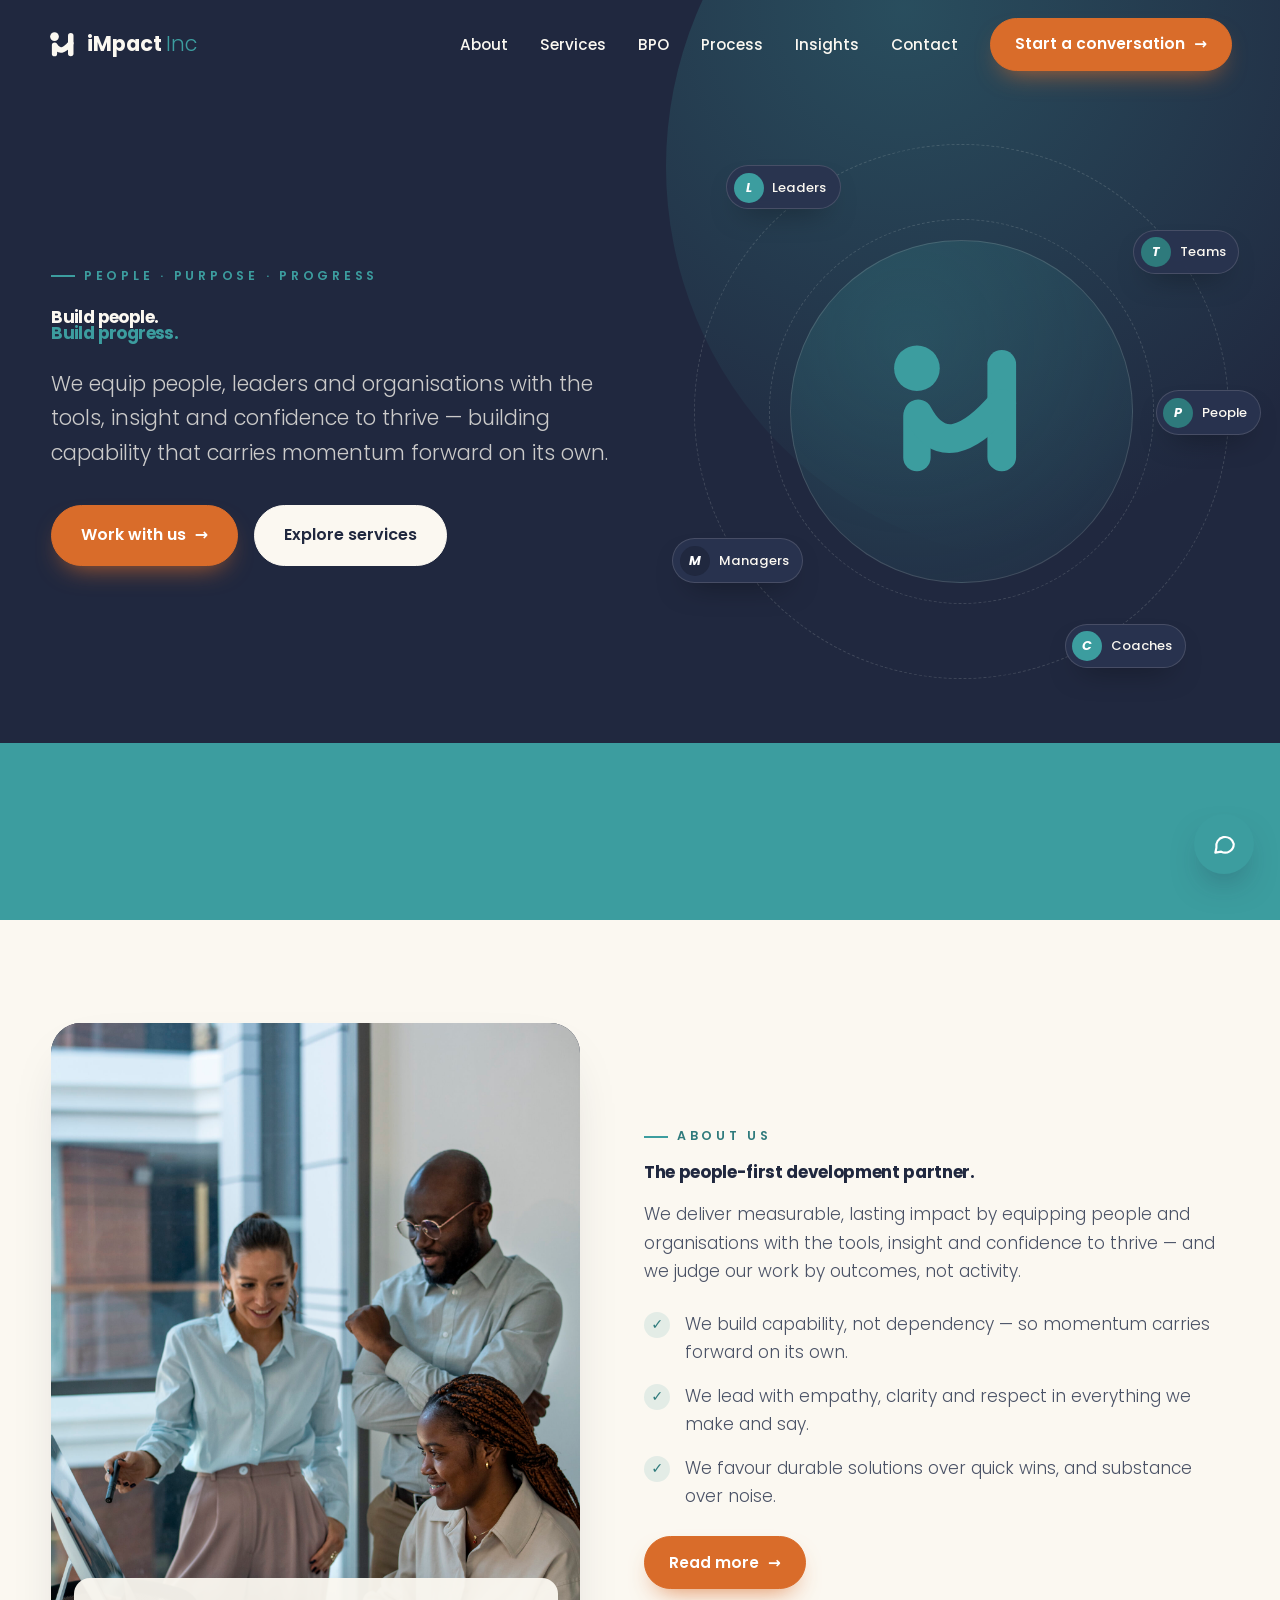
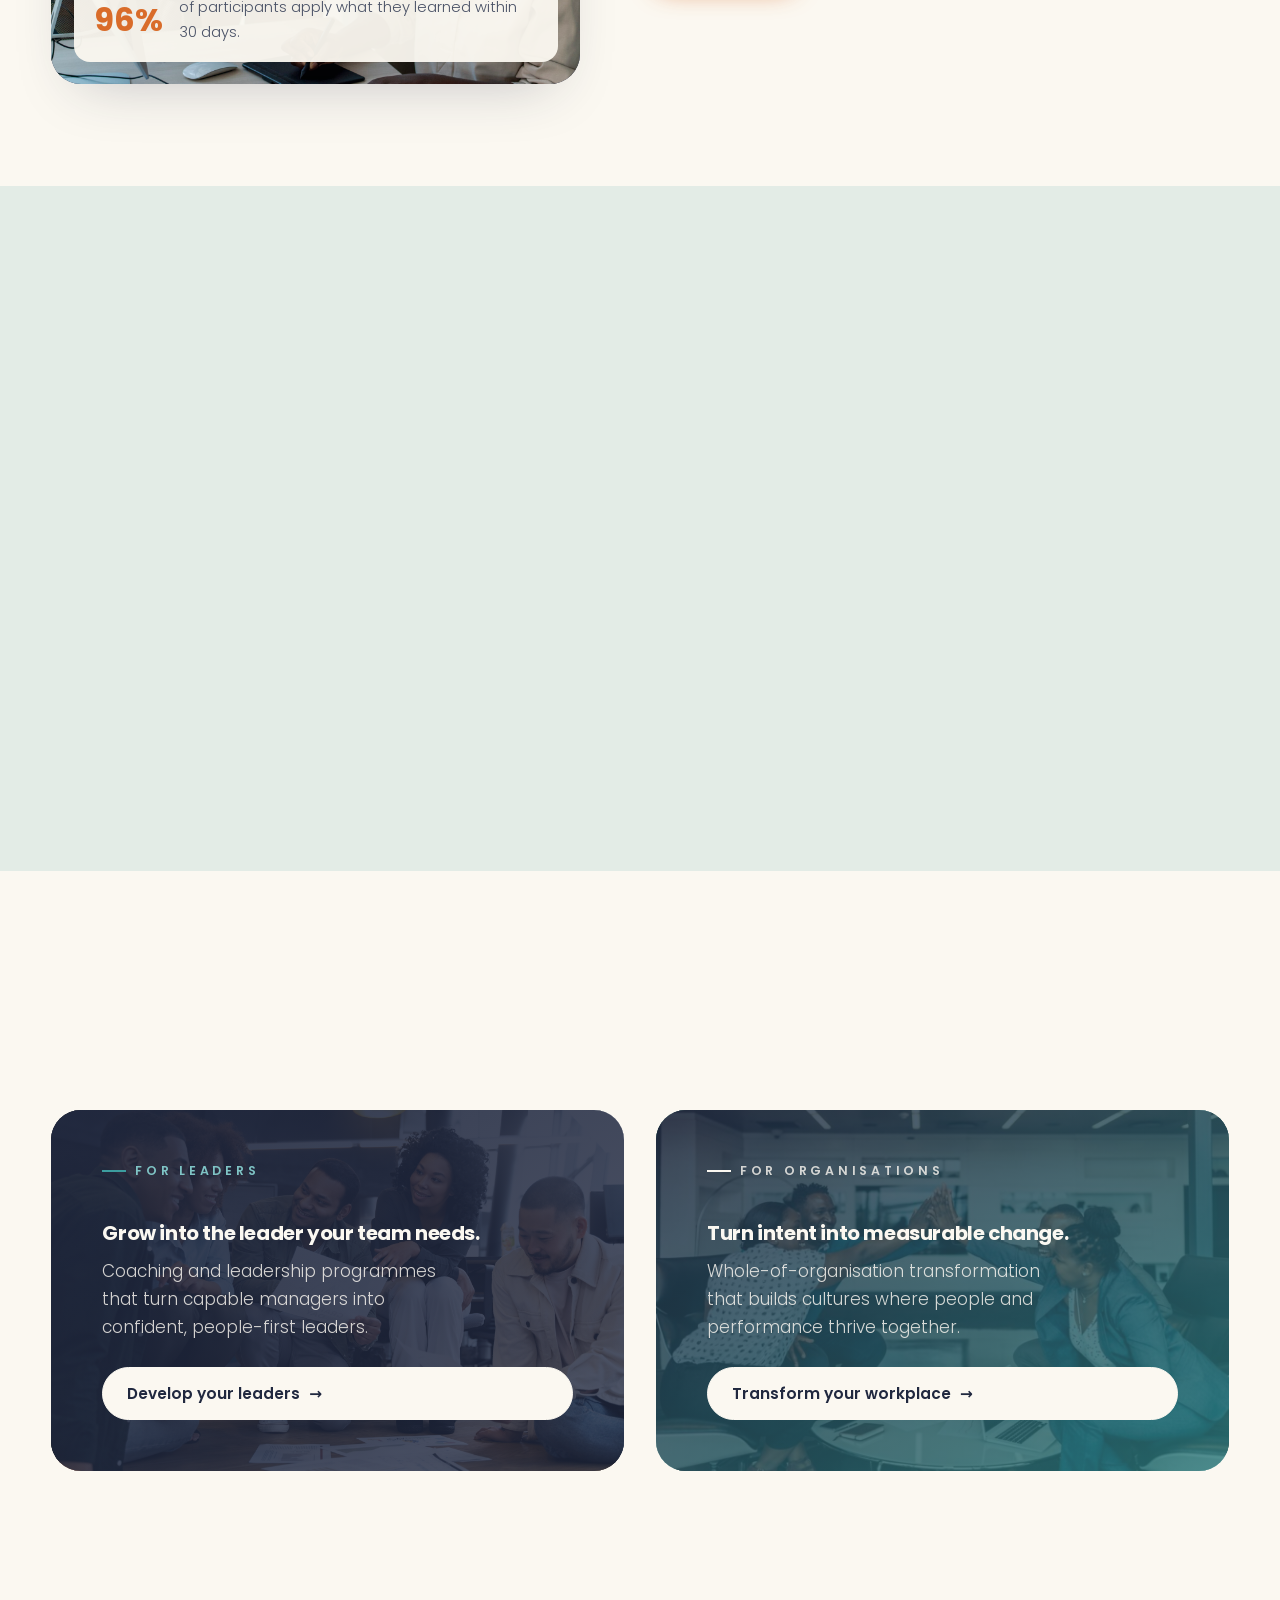
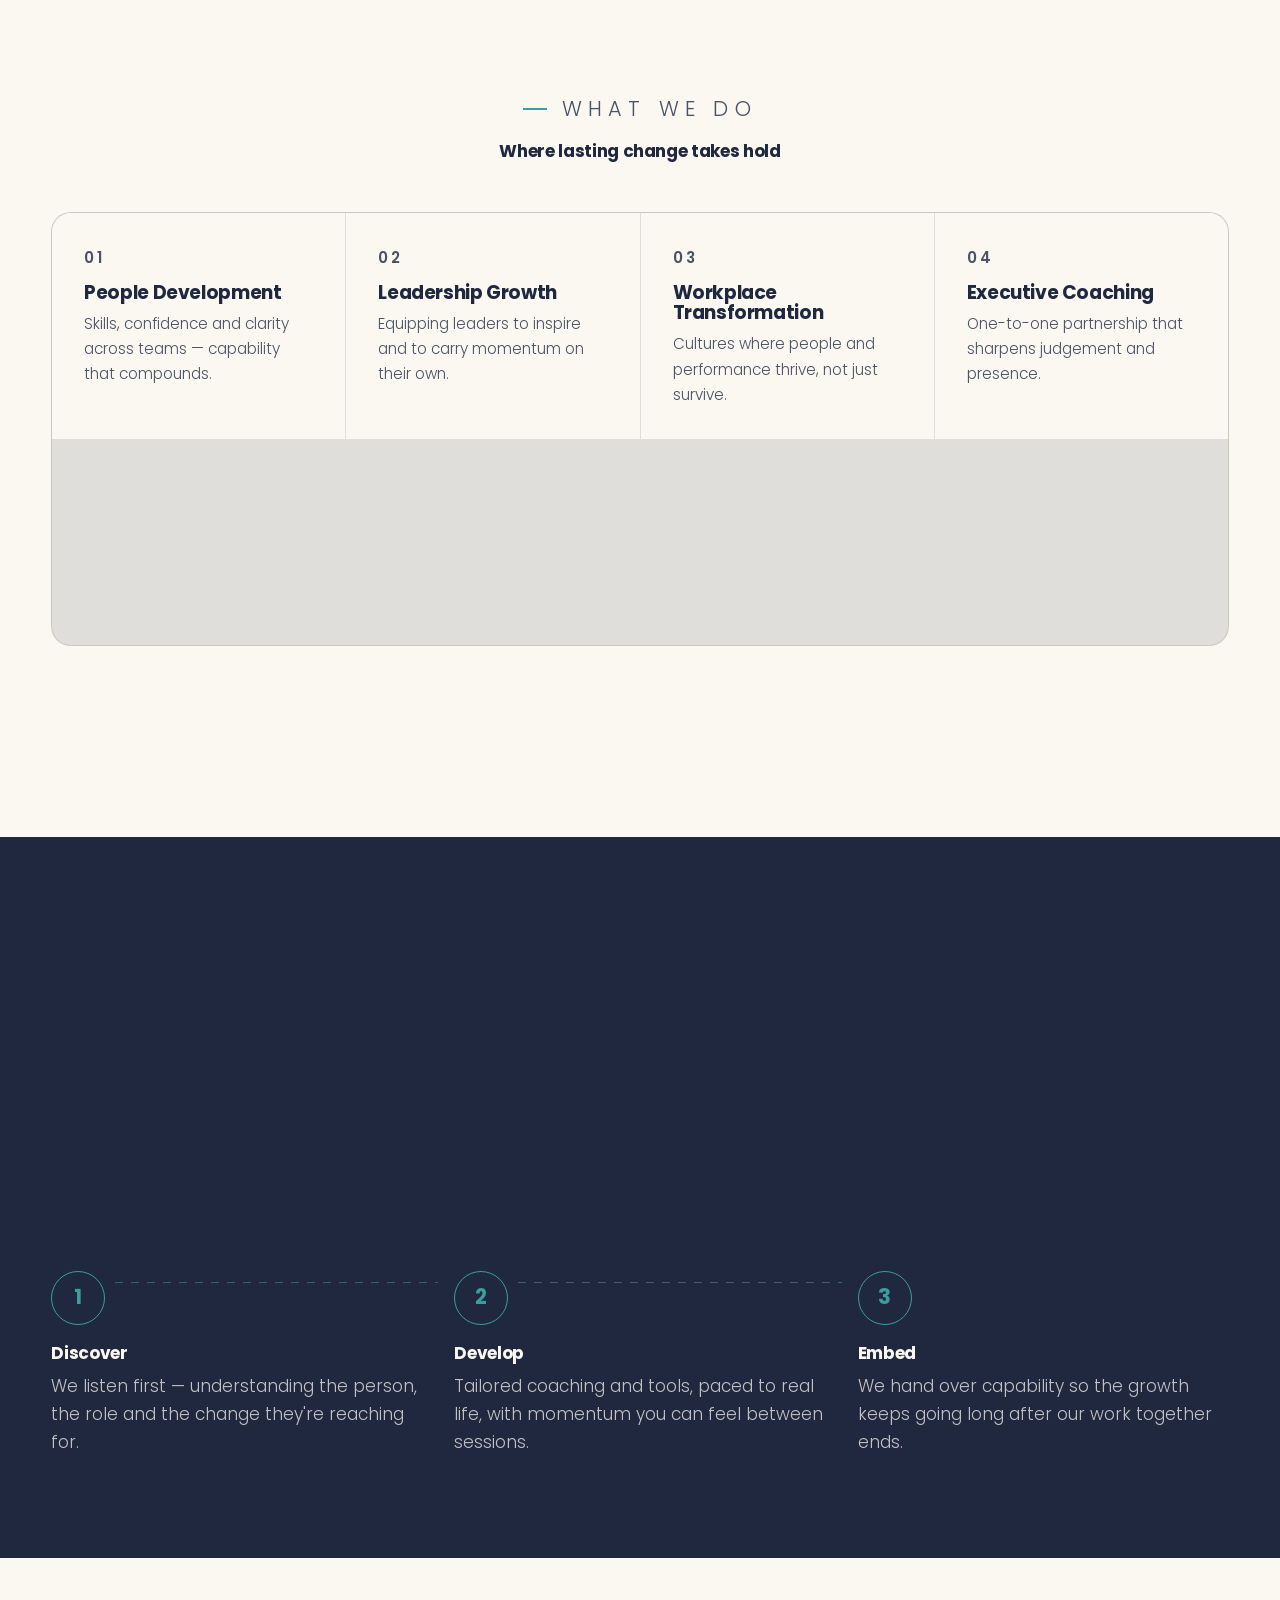
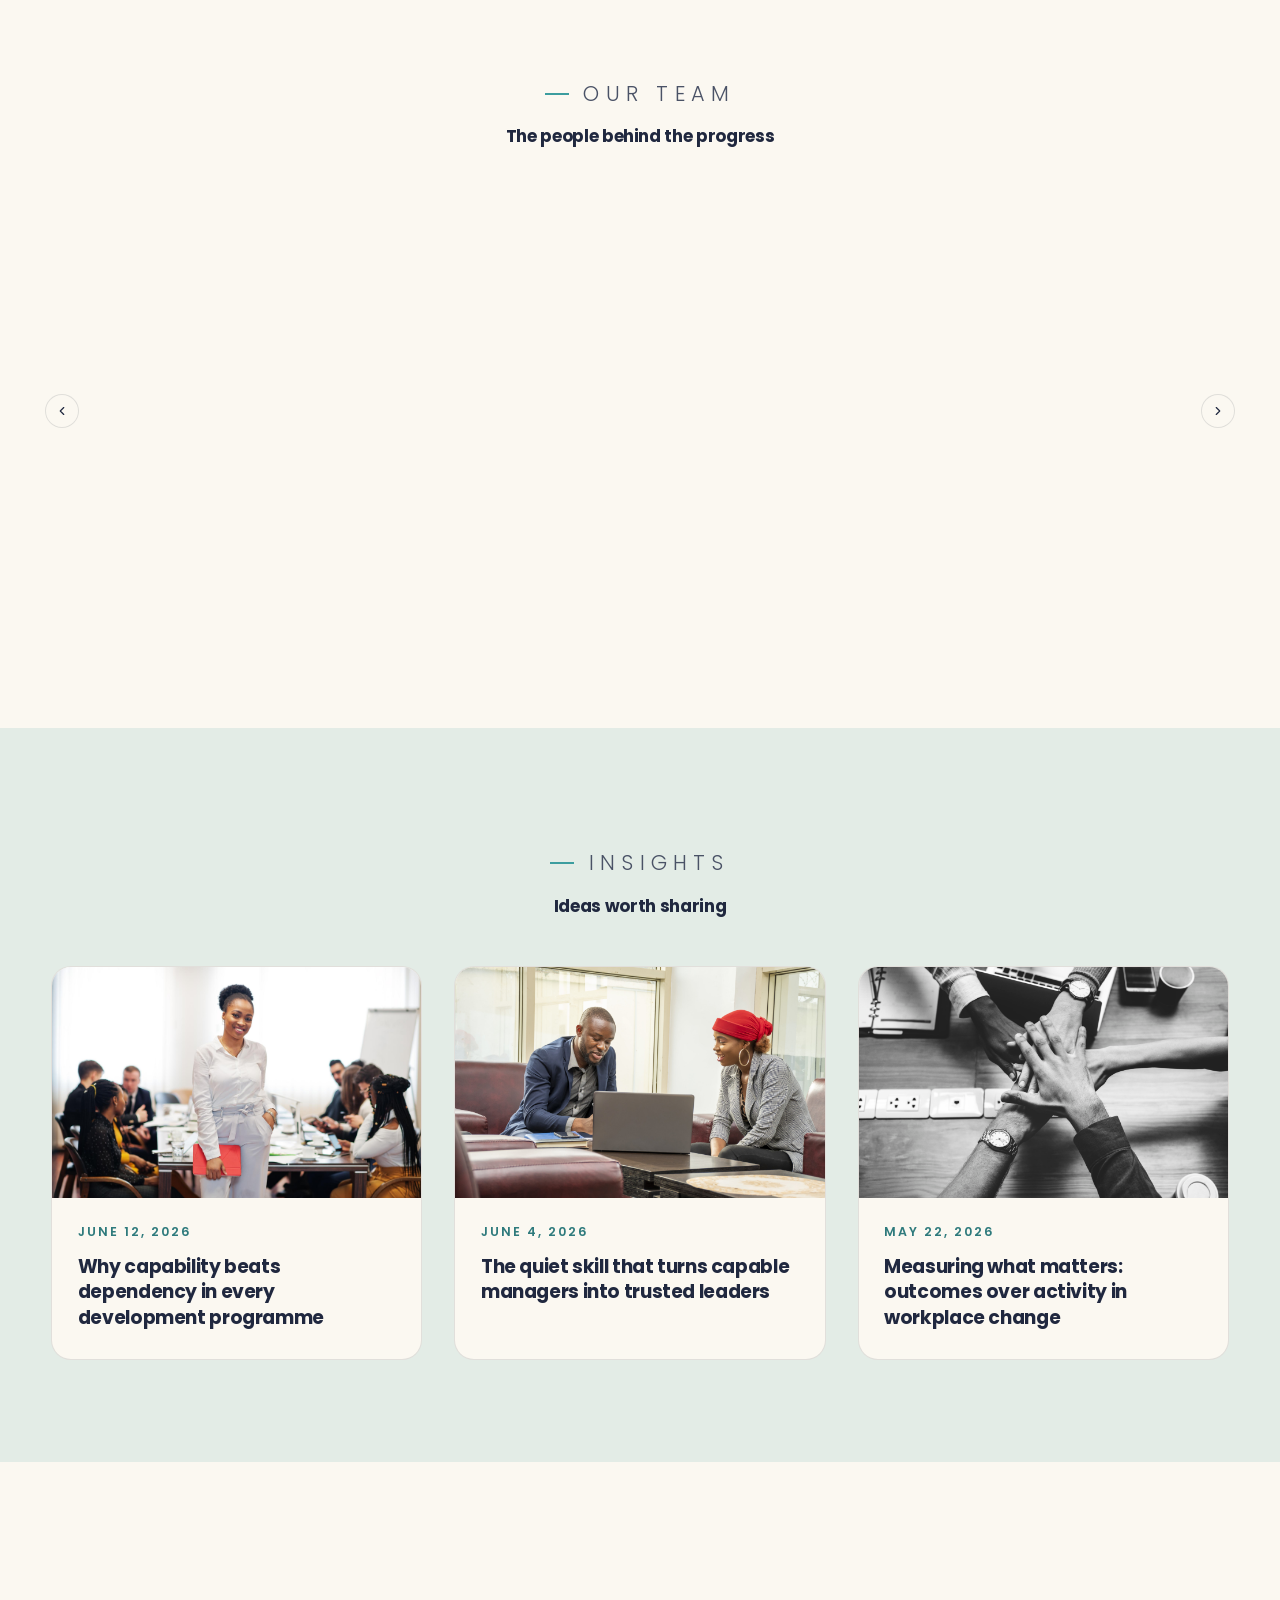
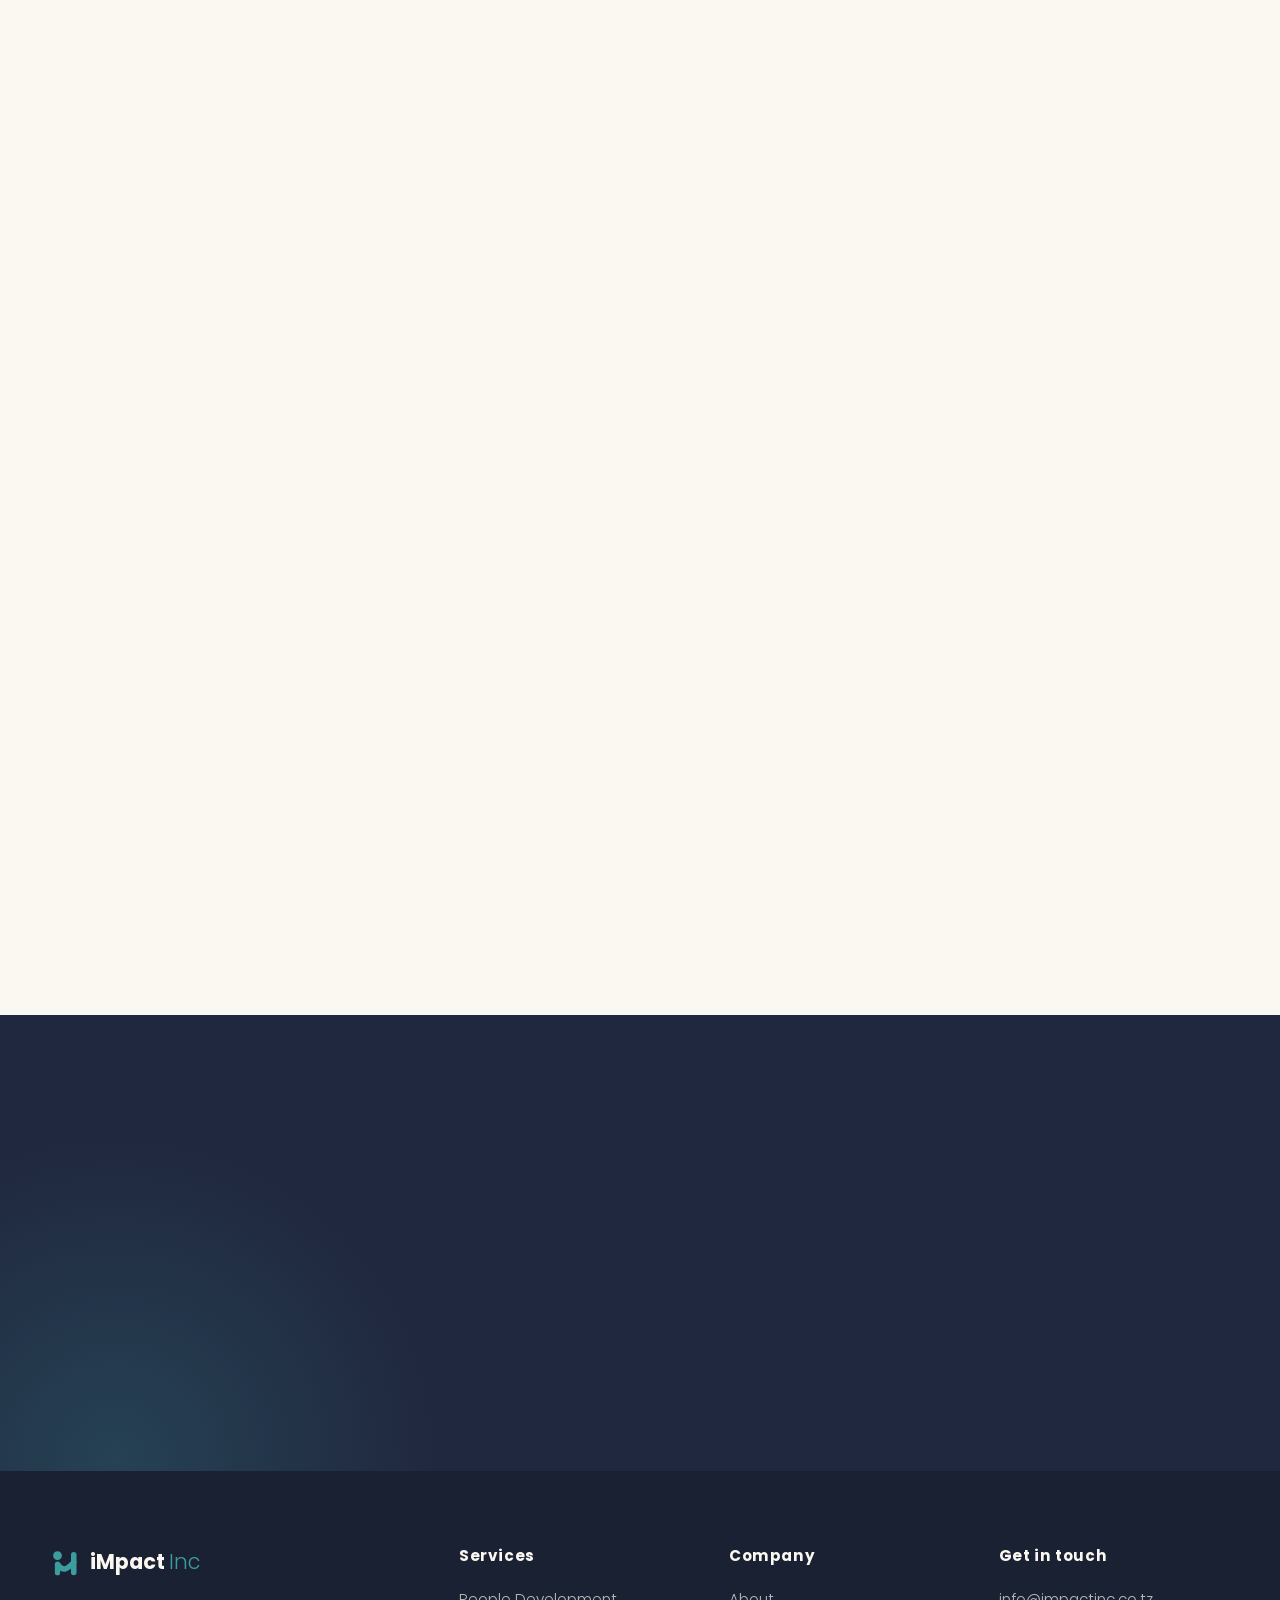
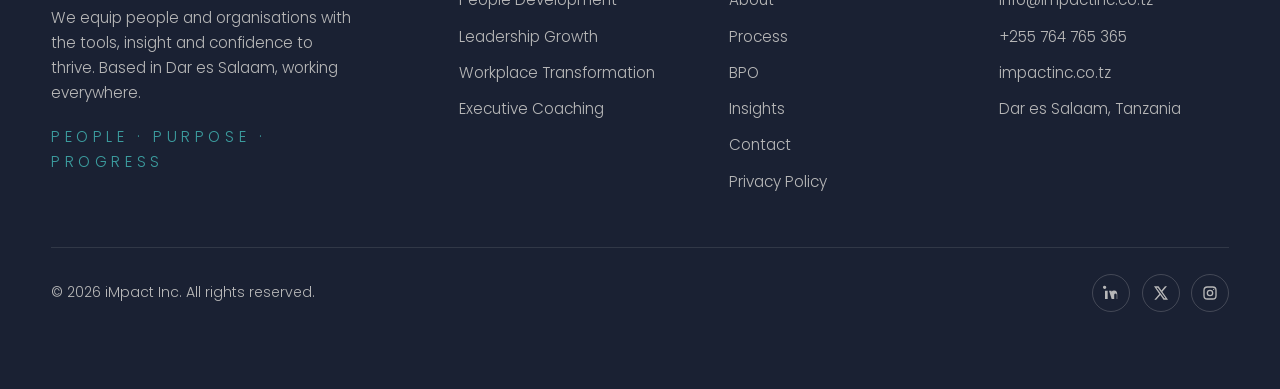
<file: index.html>
<!DOCTYPE html>
<html lang="en">
<head>
  <meta charset="UTF-8" />
  <meta name="viewport" content="width=device-width, initial-scale=1.0" />
  <title>iMpact Inc — People · Purpose · Progress</title>
  <meta name="description" content="iMpact Inc equips people, leaders and organisations with the tools, insight and confidence to thrive. People development, leadership growth and workplace transformation." />
  <meta name="theme-color" content="#20283F" />
  <meta property="og:title" content="iMpact Inc — People · Purpose · Progress" />
  <meta property="og:description" content="Measurable, lasting impact — built by equipping people, not creating dependency." />
  <meta property="og:type" content="website" />
  <link rel="icon" type="image/svg+xml" href="assets/favicon.svg" />
  <link rel="preconnect" href="https://fonts.googleapis.com" />
  <link rel="preconnect" href="https://fonts.gstatic.com" crossorigin />
  <link href="https://fonts.googleapis.com/css2?family=Poppins:wght@300;400;500;600;700&display=swap" rel="stylesheet" />
  <link rel="stylesheet" href="css/styles.css" />
</head>
<body id="top">
  <div class="preloader" aria-hidden="true">
    <div class="preloader__inner">
      <div class="preloader__spinner">
        <span></span>
        <span></span>
        <span></span>
        <div class="preloader__core"></div>
      </div>
      <div class="preloader__text">
        <strong>Building momentum</strong>
        <span>Loading the iMpact experience...</span>
      </div>
    </div>
  </div>

  <!-- ===================== NAV ===================== -->
  <header class="nav" id="nav" data-open="false">
    <a class="logo" href="#top" aria-label="iMpact Inc home">
      <span class="logo__mark" aria-hidden="true">
        <svg viewBox="0 0 120 120"><g fill="currentColor"><circle cx="26" cy="27" r="17.5"/><rect x="15.5" y="53" width="21" height="53" rx="10.5"/><rect x="80" y="13" width="22" height="93" rx="11"/><path d="M27 62 C 43 92, 65 84, 91 54" fill="none" stroke="currentColor" stroke-width="22" stroke-linecap="round"/></g></svg>
      </span>
      <span class="logo__type">iMpact<span class="inc">Inc</span></span>
    </a>
    <nav class="nav__links" id="navLinks" aria-label="Primary">
      <a class="nav__link" href="#about">About</a>
      <a class="nav__link" href="#services">Services</a>
      <a class="nav__link" href="bpo.html">BPO</a>  
      <a class="nav__link" href="#process">Process</a>
      <a class="nav__link" href="#insights">Insights</a>
      <a class="nav__link" href="#contact">Contact</a>
      <a class="btn btn--accent" href="about.html">Start a conversation <span class="arrow" aria-hidden="true">→</span></a>
    </nav>
    <button class="nav__toggle" id="navToggle" aria-label="Open menu" aria-expanded="false" aria-controls="navLinks"><span></span><span></span><span></span></button>
  </header>

  <main>
  <!-- ===================== HERO ===================== -->
  <section class="hero" aria-labelledby="hero-h">
    <span class="hero__halo" aria-hidden="true"></span>
    <div class="hero__grid">
      <div>
        <p class="eyebrow eyebrow--light" data-reveal>People · Purpose · Progress</p>
        <h1 class="hero__title" id="hero-h" data-reveal data-delay="1">Build people.<br><span class="accent">Build progress.</span></h1>
        <p class="hero__lead" data-reveal data-delay="2">We equip people, leaders and organisations with the tools, insight and confidence to thrive — building capability that carries momentum forward on its own.</p>
        <div class="hero__actions" data-reveal data-delay="3">
          <a class="btn btn--accent btn--lg" href="#contact">Work with us <span class="arrow" aria-hidden="true">→</span></a>
          <a class="btn btn--light btn--lg" href="#services">Explore services</a>
        </div>
      </div>

      <div class="hero__stage" aria-hidden="true" data-reveal data-delay="2">
        <span class="hero__orbit"></span>
        <span class="hero__orbit hero__orbit--2"></span>
        <div class="hero__core">
          <span class="mark"><svg viewBox="0 0 120 120"><g fill="currentColor"><circle cx="26" cy="27" r="17.5"/><rect x="15.5" y="53" width="21" height="53" rx="10.5"/><rect x="80" y="13" width="22" height="93" rx="11"/><path d="M27 62 C 43 92, 65 84, 91 54" fill="none" stroke="currentColor" stroke-width="22" stroke-linecap="round"/></g></svg></span>
        </div>
        <span class="badge badge--a"><i style="background:#3C9D9F">L</i><span>Leaders</span></span>
        <span class="badge badge--b"><i style="background:#2E7A7C">T</i><span>Teams</span></span>
        <span class="badge badge--c"><i style="background:#20283F">M</i><span>Managers</span></span>
        <span class="badge badge--d"><i style="background:#3C9D9F">C</i><span>Coaches</span></span>
        <span class="badge badge--e"><i style="background:#2E7A7C">P</i><span>People</span></span>
      </div>
    </div>
  </section>

  <!-- ===================== STATS ===================== -->
  <section class="stats" aria-label="iMpact by the numbers">
    <div class="shell">
      <div class="stats__grid">
        <div data-reveal><div class="stat__num" data-count="12" data-suffix="k">0</div><p class="stat__label">People developed</p></div>
        <div data-reveal data-delay="1"><div class="stat__num" data-count="96" data-suffix="%">0</div><p class="stat__label">Programme satisfaction</p></div>
        <div data-reveal data-delay="2"><div class="stat__num" data-count="340" data-suffix="+">0</div><p class="stat__label">Leaders coached</p></div>
        <div data-reveal data-delay="3"><div class="stat__num" data-count="75" data-suffix="+">0</div><p class="stat__label">Organisations served</p></div>
      </div>
    </div>
  </section>

  <!-- ===================== ABOUT ===================== -->
  
  <section class="about" id="about" aria-labelledby="about-h">
    <div class="shell about__grid">
      <div class="about__visual about__visual--photo" data-reveal>
  <img src="assets/about.jpg" alt="An iMpact Inc facilitator working with a team" />
  <div class="about__chip">
    <span class="pct">96%</span>
    <p>of participants apply what they learned within 30 days.</p>
  </div>
</div>
      <div>
        <p class="eyebrow" data-reveal>About us</p>
        <h2 id="about-h" data-reveal data-delay="1">The people-first development partner.</h2>
        <p data-reveal data-delay="1" style="color:var(--ink-soft)">We deliver measurable, lasting impact by equipping people and organisations with the tools, insight and confidence to thrive — and we judge our work by outcomes, not activity.</p>
        <ul class="about__list">
          <li data-reveal data-delay="1"><span class="tick">✓</span><span>We build capability, not dependency — so momentum carries forward on its own.</span></li>
          <li data-reveal data-delay="2"><span class="tick">✓</span><span>We lead with empathy, clarity and respect in everything we make and say.</span></li>
          <li data-reveal data-delay="3"><span class="tick">✓</span><span>We favour durable solutions over quick wins, and substance over noise.</span></li>
        </ul>
        <div class="about__actions">
          <a class="btn btn--accent" href="about.html" data-reveal data-delay="3">Read more <span class="arrow" aria-hidden="true">→</span></a>
        </div>
      </div>
    </div>
  </section>

  <!-- ===================== WHY ===================== -->
  <section class="why" aria-labelledby="why-h">
    <div class="shell">
      <div class="section-head center">
        <p class="eyebrow eyebrow--center" data-reveal>Why us</p>
        <h2 id="why-h" data-reveal data-delay="1">Why teams choose iMpact</h2>
      </div>
      <div class="why__grid">
        <article class="why-card" data-reveal>
          <div class="why-card__icon"><svg viewBox="0 0 24 24" fill="none" stroke="currentColor" stroke-width="2" stroke-linecap="round" stroke-linejoin="round"><path d="M3 12l4 4L21 6"/></svg></div>
          <h3>Outcomes over activity</h3>
          <p>Everything we build is made to move the needle — we measure ourselves by the change, not the busywork.</p>
          <a class="link-more" href="#services">Learn more <span class="arrow" aria-hidden="true">→</span></a>
        </article>
        <article class="why-card" data-reveal data-delay="1">
          <div class="why-card__icon"><svg viewBox="0 0 24 24" fill="none" stroke="currentColor" stroke-width="2" stroke-linecap="round" stroke-linejoin="round"><path d="M12 3l8 4v5c0 5-3.4 7.7-8 9-4.6-1.3-8-4-8-9V7z"/></svg></div>
          <h3>Capability, not dependency</h3>
          <p>We hand the tools over. Your people leave equipped to lead the next stretch without us in the room.</p>
          <a class="link-more" href="#services">Learn more <span class="arrow" aria-hidden="true">→</span></a>
        </article>
        <article class="why-card" data-reveal data-delay="2">
          <div class="why-card__icon"><svg viewBox="0 0 24 24" fill="none" stroke="currentColor" stroke-width="2" stroke-linecap="round" stroke-linejoin="round"><circle cx="9" cy="8" r="3.2"/><path d="M2.5 20a6.5 6.5 0 0113 0M16 5.5a3 3 0 010 5.6M22 20a6 6 0 00-4.5-5.8"/></svg></div>
          <h3>Human-first delivery</h3>
          <p>We design for the people at the centre of the work — with empathy, clarity and respect, never around them.</p>
          <a class="link-more" href="#services">Learn more <span class="arrow" aria-hidden="true">→</span></a>
        </article>
      </div>
    </div>
  </section>

<!-- ===================== AUDIENCE ===================== -->
  <section aria-labelledby="aud-h">
    <div class="shell">
      <div class="section-head" data-reveal>
        <p class="eyebrow">Who we help</p>
        <h2 id="aud-h">Built for the people doing the work — and the ones leading it.</h2>
      </div>
      <div class="audience__grid">
        <article class="aud-card aud-card--leaders" data-reveal>
          <img class="aud-card__img" src="assets/leaders.jpg" alt="" aria-hidden="true" />
          <p class="eyebrow">For leaders</p>
          <h3>Grow into the leader your team needs.</h3>
          <p>Coaching and leadership programmes that turn capable managers into confident, people-first leaders.</p>
          <a class="btn btn--light" href="#contact">Develop your leaders <span class="arrow" aria-hidden="true">→</span></a>
        </article>
        <article class="aud-card aud-card--orgs" data-reveal data-delay="1">
          <img class="aud-card__img" src="assets/orgs.jpg" alt="" aria-hidden="true" />
          <p class="eyebrow">For organisations</p>
          <h3>Turn intent into measurable change.</h3>
          <p>Whole-of-organisation transformation that builds cultures where people and performance thrive together.</p>
          <a class="btn btn--light" href="#contact">Transform your workplace <span class="arrow" aria-hidden="true">→</span></a>
        </article>
      </div>
    </div>
  </section>

  <!-- ===================== SERVICES ===================== -->
  <section class="services" id="services" aria-labelledby="svc-h">
    <div class="shell">
      <div class="section-head center">
        <p class="eyebrow eyebrow--center" data-reveal>What we do</p>
        <h2 id="svc-h" data-reveal data-delay="1">Where lasting change takes hold</h2>
      </div>
      <div class="services__grid">
        <article class="svc" data-reveal><p class="svc__no">01</p><h3>People Development</h3><p>Skills, confidence and clarity across teams — capability that compounds.</p></article>
        <article class="svc" data-reveal data-delay="1"><p class="svc__no">02</p><h3>Leadership Growth</h3><p>Equipping leaders to inspire and to carry momentum on their own.</p></article>
        <article class="svc" data-reveal data-delay="2"><p class="svc__no">03</p><h3>Workplace Transformation</h3><p>Cultures where people and performance thrive, not just survive.</p></article>
        <article class="svc" data-reveal data-delay="3"><p class="svc__no">04</p><h3>Executive Coaching</h3><p>One-to-one partnership that sharpens judgement and presence.</p></article>
        <article class="svc" data-reveal><p class="svc__no">05</p><h3>Team Effectiveness</h3><p>Aligning teams around shared purpose and clear ways of working.</p></article>
        <article class="svc" data-reveal data-delay="1"><p class="svc__no">06</p><h3>Change Enablement</h3><p>Helping people adopt change with confidence, not resistance.</p></article>
        <article class="svc" data-reveal data-delay="2"><p class="svc__no">07</p><h3>Wellbeing at Work</h3><p>Sustainable performance built on healthy, supported people.</p></article>
        <article class="svc" data-reveal data-delay="3"><p class="svc__no">08</p><h3>Capability Building</h3><p>Embedding the tools and habits that outlast any single programme.</p></article>
      </div>
      <div class="services__foot" data-reveal><a class="btn btn--ghost" href="#contact">Discuss your needs <span class="arrow" aria-hidden="true">→</span></a></div>
    </div>
  </section>

  <!-- ===================== PROCESS ===================== -->
  <section class="process" id="process" aria-labelledby="proc-h">
    <div class="shell">
      <div class="section-head center">
        <p class="eyebrow eyebrow--light eyebrow--center" data-reveal>Process</p>
        <h2 id="proc-h" data-reveal data-delay="1">How we work</h2>
        <p data-reveal data-delay="2">A clear, collaborative path — whether you're growing a leader or transforming a whole organisation.</p>
      </div>
      <div style="text-align:center" data-reveal>
        <div class="tabs" role="tablist" aria-label="How we work">
          <button class="tab" role="tab" id="tab-leaders" aria-controls="panel-leaders" aria-selected="true">For leaders</button>
          <button class="tab" role="tab" id="tab-orgs" aria-controls="panel-orgs" aria-selected="false">For organisations</button>
        </div>
      </div>

      <div class="steps" id="panel-leaders" role="tabpanel" aria-labelledby="tab-leaders">
        <div class="step" data-reveal><div class="step__no">1</div><h3>Discover</h3><p>We listen first — understanding the person, the role and the change they're reaching for.</p></div>
        <div class="step" data-reveal data-delay="1"><div class="step__no">2</div><h3>Develop</h3><p>Tailored coaching and tools, paced to real life, with momentum you can feel between sessions.</p></div>
        <div class="step" data-reveal data-delay="2"><div class="step__no">3</div><h3>Embed</h3><p>We hand over capability so the growth keeps going long after our work together ends.</p></div>
      </div>

      <div class="steps" id="panel-orgs" role="tabpanel" aria-labelledby="tab-orgs" hidden>
        <div class="step" data-reveal><div class="step__no">1</div><h3>Diagnose</h3><p>We map where you are and where you want to be — grounded in evidence, not assumptions.</p></div>
        <div class="step" data-reveal data-delay="1"><div class="step__no">2</div><h3>Design</h3><p>A practical programme co-built with your people, aligned to outcomes that matter.</p></div>
        <div class="step" data-reveal data-delay="2"><div class="step__no">3</div><h3>Deliver</h3><p>We roll out, measure and adjust — then leave you equipped to sustain the change.</p></div>
      </div>
    </div>
  </section>

  <!-- ===================== TEAM ===================== -->
  <section aria-labelledby="team-h">
    <div class="shell">
      <div class="section-head center">
        <p class="eyebrow eyebrow--center" data-reveal>Our team</p>
        <h2 id="team-h" data-reveal data-delay="1">The people behind the progress</h2>
      </div>
      <div class="team__slider">
        <button type="button" class="slider__nav slider__nav--prev" id="teamPrev" aria-label="Scroll team left">
          <svg viewBox="0 0 24 24" aria-hidden="true"><path d="M15 18l-6-6 6-6"/></svg>
        </button>
        <div class="team__grid" role="list">
          <div class="member" data-reveal data-delay="1" role="listitem">
            <img class="member__avatar" src="assets/team-Ila.jpeg" alt="Ila Nashon" />
            <h3>Ila Nashon</h3><span>Managing Director</span>
          </div>
          <div class="member" data-reveal data-delay="1" role="listitem">
            <img class="member__avatar" src="assets/team-Victor.jpg" alt="Victor Mwenda" />
            <h3>Victor Mwenda</h3><span>Managing Partner</span>
          </div>
          <div class="member" data-reveal data-delay="2" role="listitem">
            <img class="member__avatar" src="assets/team-Cecy.jpeg" alt="Cecilia Mahwaya" />
            <h3>Cecilia Mahwaya</h3><span>Chief Operating Officer</span>
          </div>
          <div class="member" data-reveal data-delay="3" role="listitem">
            <img class="member__avatar" src="assets/team-Faraja.jpg" alt="Faraja Venance" />
            <h3>Faraja Venance</h3><span>Logistics Officer</span>
          </div>
          <div class="member" data-reveal data-delay="4" role="listitem">
            <img class="member__avatar" src="assets/team-Suzan.jpeg" alt="Suzan Raphael" />
            <h3>Suzan Raphael</h3><span>Head of Sales and Marketing</span>
          </div>
          <div class="member" data-reveal data-delay="5" role="listitem">
            <img class="member__avatar" src="assets/team-Charles.jpeg" alt="Charles Lusiga" />
            <h3>Charles Lusiga</h3><span>Operations Manager</span>
          </div>
          <div class="member" data-reveal data-delay="7" role="listitem">
            <img class="member__avatar" src="assets/team-Jonathan.jpeg" alt="Jonathan Ndali" />
            <h3>Jonathan Ndali</h3><span>Associate Consultant</span>
          </div>
          <div class="member" data-reveal data-delay="8" role="listitem">
            <img class="member__avatar" src="assets/team-Sharon.jpg" alt="Sharon Bidyanguze" />
            <h3>Sharon Bidyanguze</h3><span>Communications &amp; Brand Officer</span>
          </div>
          <div class="member" data-reveal data-delay="9" role="listitem">
            <img class="member__avatar" src="assets/team-Michelle.jpeg" alt="Michelle Mushi" />
            <h3>Michelle Mushi</h3><span>Head of Programs &amp; Client Delivery</span>
          </div>
        </div>
        <button type="button" class="slider__nav slider__nav--next" id="teamNext" aria-label="Scroll team right">
          <svg viewBox="0 0 24 24" aria-hidden="true"><path d="M9 6l6 6-6 6"/></svg>
        </button>
      </div>
    </div>
  </section>

<!-- ===================== INSIGHTS ===================== -->
  <section class="insights" id="insights" aria-labelledby="ins-h">
    <div class="shell">
      <div class="section-head center">
        <p class="eyebrow eyebrow--center" data-reveal>Insights</p>
        <h2 id="ins-h" data-reveal data-delay="1">Ideas worth sharing</h2>
      </div>
      <div class="insights__grid">
        <article class="post" data-reveal>
          <div class="post__media"><img class="post__img" src="assets/insight-1.jpg" alt="Why capability beats dependency in every development programme" /></div>
          <div class="post__body"><p class="post__date">June 12, 2026</p><h3>Why capability beats dependency in every development programme</h3></div>
        </article>
        <article class="post" data-reveal data-delay="1">
          <div class="post__media"><img class="post__img" src="assets/insight-2.jpg" alt="The quiet skill that turns capable managers into trusted leaders" /></div>
          <div class="post__body"><p class="post__date">June 4, 2026</p><h3>The quiet skill that turns capable managers into trusted leaders</h3></div>
        </article>
        <article class="post" data-reveal data-delay="2">
          <div class="post__media"><img class="post__img" src="assets/insight-3.jpg" alt="Measuring what matters: outcomes over activity in workplace change" /></div>
          <div class="post__body"><p class="post__date">May 22, 2026</p><h3>Measuring what matters: outcomes over activity in workplace change</h3></div>
        </article>
      </div>
    </div>
  </section>

  <!-- ===================== CLIENTS ===================== -->
  <section class="clients" aria-labelledby="clients-h">
    <div class="shell">
      <div class="section-head center">
        <p class="eyebrow eyebrow--center" data-reveal>Trusted by teams across sectors</p>
        <h2 id="clients-h" data-reveal data-delay="1">Clients we support</h2>
      </div>
      <div class="clients__slider" data-reveal data-delay="1">
        <button type="button" class="slider__nav slider__nav--prev" id="clientsPrev" aria-label="Scroll clients left">
          <svg viewBox="0 0 24 24" aria-hidden="true"><path d="M15 18l-6-6 6-6"/></svg>
        </button>
        <div class="clients__row" role="list">
          <img class="client-logo" src="assets/client-1.jpg" alt="Azam" role="listitem" />
          <img class="client-logo" src="assets/client-2.png" alt="Client logo 2" role="listitem" />
          <img class="client-logo" src="assets/client-3.jpg" alt="Nokia" role="listitem" />
          <img class="client-logo" src="assets/client-4.jpg" alt="Yara" role="listitem" />
          <img class="client-logo" src="assets/client-5.jpg" alt="Young Life" role="listitem" />
          <img class="client-logo" src="assets/client-6.jpg" alt="Client logo 6" role="listitem" />
          <img class="client-logo" src="assets/client-7.jpg" alt="Client logo 7" role="listitem" />
          <img class="client-logo" src="assets/client-8.jpg" alt="Client logo 8" role="listitem" />
          <img class="client-logo" src="assets/client-9.jpg" alt="Client logo 9" role="listitem" />
          <img class="client-logo" src="assets/client-10.jpg" alt="Client logo 10" role="listitem" />
          <img class="client-logo" src="assets/client-11.jpg" alt="Client logo 11" role="listitem" />
        </div>
        <button type="button" class="slider__nav slider__nav--next" id="clientsNext" aria-label="Scroll clients right">
          <svg viewBox="0 0 24 24" aria-hidden="true"><path d="M9 6l6 6-6 6"/></svg>
        </button>
      </div>
    </div>
  </section>

  <!-- ===================== CONTACT ===================== -->
  <section class="contact-section" id="contact" aria-labelledby="contact-h">
    <div class="shell contact__layout">
      <div class="contact__info" data-reveal>
        <p class="eyebrow">Contact</p>
        <h2 id="contact-h">Let's build impact together.</h2>
        <p class="lead">Tell us what you're trying to change. We read every message and usually reply within one working day.</p>
        <div class="contact__details">
          <div class="info-row">
            <span class="ic" aria-hidden="true"><svg viewBox="0 0 24 24" fill="none" stroke="currentColor" stroke-width="2" stroke-linecap="round" stroke-linejoin="round"><rect x="3" y="5" width="18" height="14" rx="2"/><path d="m3 7 9 6 9-6"/></svg></span>
            <div><div class="k">Email</div><a class="v" href="mailto:info@impactinc.co.tz">info@impactinc.co.tz</a></div>
          </div>
          <div class="info-row">
            <span class="ic" aria-hidden="true"><svg viewBox="0 0 24 24" fill="none" stroke="currentColor" stroke-width="2" stroke-linecap="round" stroke-linejoin="round"><path d="M5 4h4l2 5-2.5 1.5a11 11 0 0 0 5 5L15 13l5 2v4a2 2 0 0 1-2 2A16 16 0 0 1 3 6a2 2 0 0 1 2-2"/></svg></span>
            <div><div class="k">Phone</div><a class="v" href="tel:+255764765365">+255 764 765 365</a></div>
          </div>
          <div class="info-row">
            <span class="ic" aria-hidden="true"><svg viewBox="0 0 24 24" fill="none" stroke="currentColor" stroke-width="2" stroke-linecap="round" stroke-linejoin="round"><path d="M12 21s-7-5.5-7-11a7 7 0 0 1 14 0c0 5.5-7 11-7 11"/><circle cx="12" cy="10" r="2.5"/></svg></span>
            <div><div class="k">Office</div><span class="v">Mikocheni A, Plot 347, Senga Rd</span></div>
          </div>
          <div class="info-row">
            <span class="ic" aria-hidden="true"><svg viewBox="0 0 24 24" fill="none" stroke="currentColor" stroke-width="2" stroke-linecap="round" stroke-linejoin="round"><circle cx="12" cy="12" r="9"/><path d="M12 7v5l3 2"/></svg></span>
            <div><div class="k">Response</div><span class="v">Within 1 working day</span></div>
          </div>
        </div>
      </div>

      <div class="contact-card" data-reveal data-delay="1">
        <!--
          SUBMISSION: this form posts to a form-backend service so a static site
          (e.g. GitHub Pages) can receive messages with no server of your own.
          1) Create a free endpoint at web3forms.com (or formspree.io).
          2) Paste your key/URL below. Until then it runs in safe "demo" mode.
        -->
        <form id="contactForm" action="https://api.web3forms.com/submit" method="POST" novalidate>
          <input type="hidden" name="access_key" value="YOUR-ACCESS-KEY-HERE" />
          <input type="hidden" name="subject" value="New enquiry from the iMpact Inc website" />
          <input type="hidden" name="from_name" value="iMpact Inc website" />
          <!-- spam honeypot: bots fill this, humans never see it -->
          <input type="text" name="botcheck" class="hp" tabindex="-1" autocomplete="off" aria-hidden="true" />

          <div class="form-grid">
            <div class="field">
              <label for="cf-name">Full name <span class="req" aria-hidden="true">*</span></label>
              <input id="cf-name" name="name" type="text" autocomplete="name" placeholder="Your name" required aria-describedby="err-name" />
              <span class="field__error" id="err-name">Please enter your name.</span>
            </div>
            <div class="field">
              <label for="cf-email">Email <span class="req" aria-hidden="true">*</span></label>
              <input id="cf-email" name="email" type="email" autocomplete="email" placeholder="you@organisation.co" required aria-describedby="err-email" />
              <span class="field__error" id="err-email">Enter a valid email address.</span>
            </div>
            <div class="field">
              <label for="cf-org">Organisation</label>
              <input id="cf-org" name="organisation" type="text" autocomplete="organization" placeholder="Company or team (optional)" />
            </div>
            <div class="field">
              <label for="cf-topic">I'm interested in</label>
              <select id="cf-topic" name="interest">
                <option>General enquiry</option>
                <option>People Development</option>
                <option>Leadership Growth</option>
                <option>Workplace Transformation</option>
                <option>Executive Coaching</option>
                <option>Something else</option>
              </select>
            </div>
            <div class="field field--full">
              <label for="cf-msg">Message <span class="req" aria-hidden="true">*</span></label>
              <textarea id="cf-msg" name="message" placeholder="What are you trying to change?" required aria-describedby="err-msg"></textarea>
              <span class="field__error" id="err-msg">Please add a short message.</span>
            </div>
          </div>

          <div class="form__foot">
            <button class="btn btn--accent btn--lg" type="submit">Send message <span class="arrow" aria-hidden="true">→</span></button>
            <p class="form__note">We'll only use your details to reply. See our <a href="privacy.html">privacy notice</a>.</p>
          </div>
          <p class="form__status" id="formStatus" role="status" aria-live="polite"></p>
        </form>
      </div>
    </div>
  </section>

  <!-- ===================== NEWSLETTER ===================== -->
  <section class="cta-band" id="newsletter" aria-labelledby="nl-h">
    <span class="cta-band__halo" aria-hidden="true"></span>
    <div class="shell cta-band__inner">
      <p class="eyebrow eyebrow--light eyebrow--center" data-reveal>Newsletter</p>
      <h2 id="nl-h" data-reveal data-delay="1">Stay in the loop.</h2>
      <p data-reveal data-delay="2">Occasional, practical notes on leadership and people development. No noise — unsubscribe anytime.</p>
      <form class="subscribe" data-reveal data-delay="2" onsubmit="return false">
        <label class="sr-only" for="nl-email">Email address</label>
        <input id="nl-email" type="email" placeholder="you@organisation.co" required />
        <button class="btn" type="submit">Subscribe</button>
      </form>
    </div>
  </section>
  </main>

  <!-- ===================== FOOTER ===================== -->
  <footer class="footer">
    <div class="shell">
      <div class="footer__top">
        <div class="footer__brand">
          <a class="logo logo--invert" href="#top" aria-label="iMpact Inc home">
            <span class="logo__mark" aria-hidden="true"><svg viewBox="0 0 120 120"><g fill="currentColor"><circle cx="26" cy="27" r="17.5"/><rect x="15.5" y="53" width="21" height="53" rx="10.5"/><rect x="80" y="13" width="22" height="93" rx="11"/><path d="M27 62 C 43 92, 65 84, 91 54" fill="none" stroke="currentColor" stroke-width="22" stroke-linecap="round"/></g></svg></span>
            <span class="logo__type">iMpact<span class="inc">Inc</span></span>
          </a>
          <p>We equip people and organisations with the tools, insight and confidence to thrive. Based in Dar es Salaam, working everywhere.</p>
          <p class="footer__tag">People · Purpose · Progress</p>
        </div>
        <div class="footer__col">
          <h4>Services</h4>
          <a href="#services">People Development</a>
          <a href="#services">Leadership Growth</a>
          <a href="#services">Workplace Transformation</a>
          <a href="#services">Executive Coaching</a>
        </div>
        <div class="footer__col">
          <h4>Company</h4>
          <a href="#about">About</a>
          <a href="#process">Process</a>
          <a href="bpo.html">BPO</a>
          <a href="#insights">Insights</a>
          <a href="#contact">Contact</a>
          <a href="privacy.html">Privacy Policy</a>
        </div>
        <div class="footer__col">
          <h4>Get in touch</h4>
          <a href="mailto:info@impactinc.co.tz">info@impactinc.co.tz</a>
          <a href="tel:+255764765365">+255 764 765 365</a>
          <a href="https://impactinc.co.tz">impactinc.co.tz</a>
          <a href="#contact">Dar es Salaam, Tanzania</a>
        </div>
      </div>
      <div class="footer__bottom">
        <span>© <span id="year">2026</span> iMpact Inc. All rights reserved.</span>
        <div class="footer__social">
          <a href="#" aria-label="LinkedIn"><svg viewBox="0 0 24 24" fill="currentColor"><path d="M4.98 3.5A2.5 2.5 0 102.5 6 2.5 2.5 0 004.98 3.5zM3 8.5h4V21H3zM9 8.5h3.8v1.7h.05a4.2 4.2 0 013.75-2c4 0 4.75 2.6 4.75 6V21H20.6v-5.3c0-1.26 0-2.9-1.8-2.9s-2 1.4-2 2.8V21H13z"/></svg></a>
          <a href="#" aria-label="X"><svg viewBox="0 0 24 24" fill="currentColor"><path d="M18 2h3l-7 8 8.5 12h-6.7l-4.8-6.9L4.7 22H2l7.5-8.6L1.5 2h6.8l4.4 6.4zm-1 18h1.8L7.1 4H5.2z"/></svg></a>
          <a href="#" aria-label="Instagram"><svg viewBox="0 0 24 24" fill="none" stroke="currentColor" stroke-width="2"><rect x="3" y="3" width="18" height="18" rx="5"/><circle cx="12" cy="12" r="4"/><circle cx="17.5" cy="6.5" r="1" fill="currentColor" stroke="none"/></svg></a>
        </div>
      </div>
    </div>
  </footer>

  <script src="js/main.js"></script>
  <script src="js/faq-bot.js"></script>
</body>
</html>
</file>
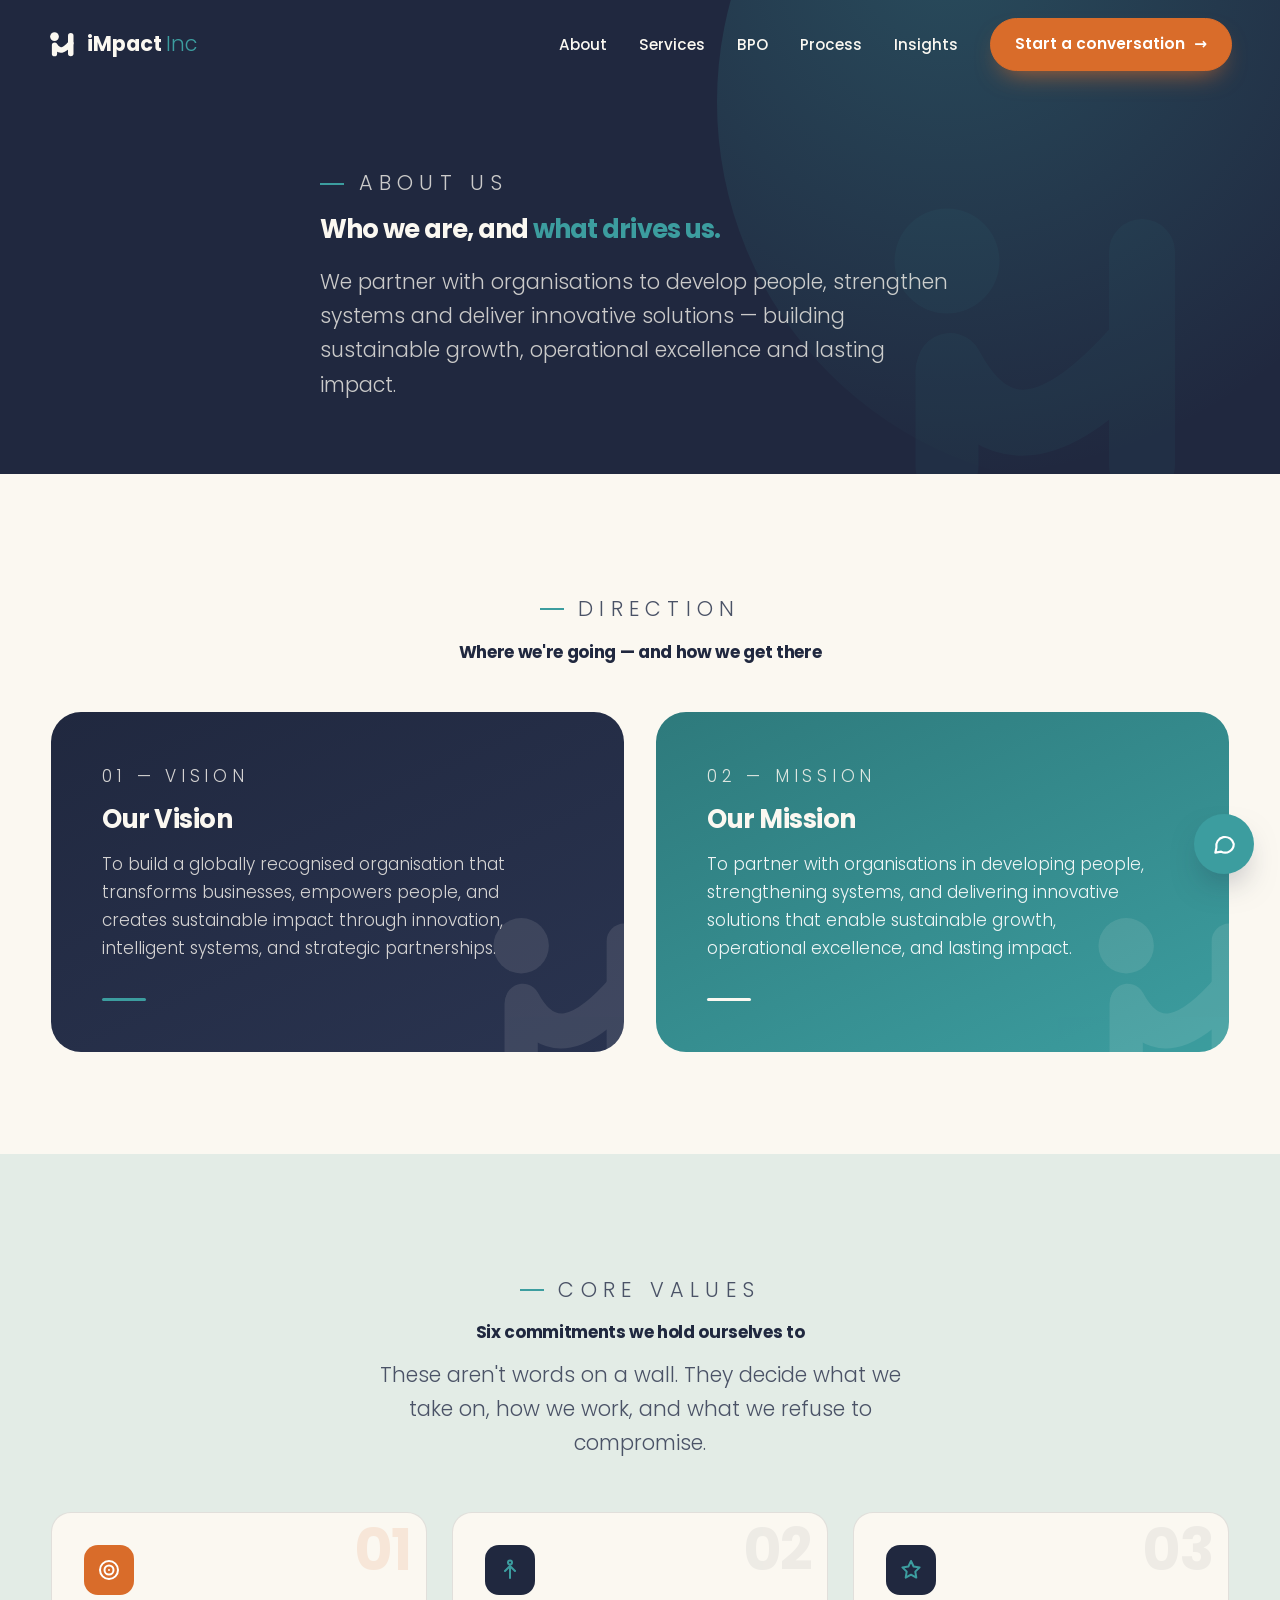
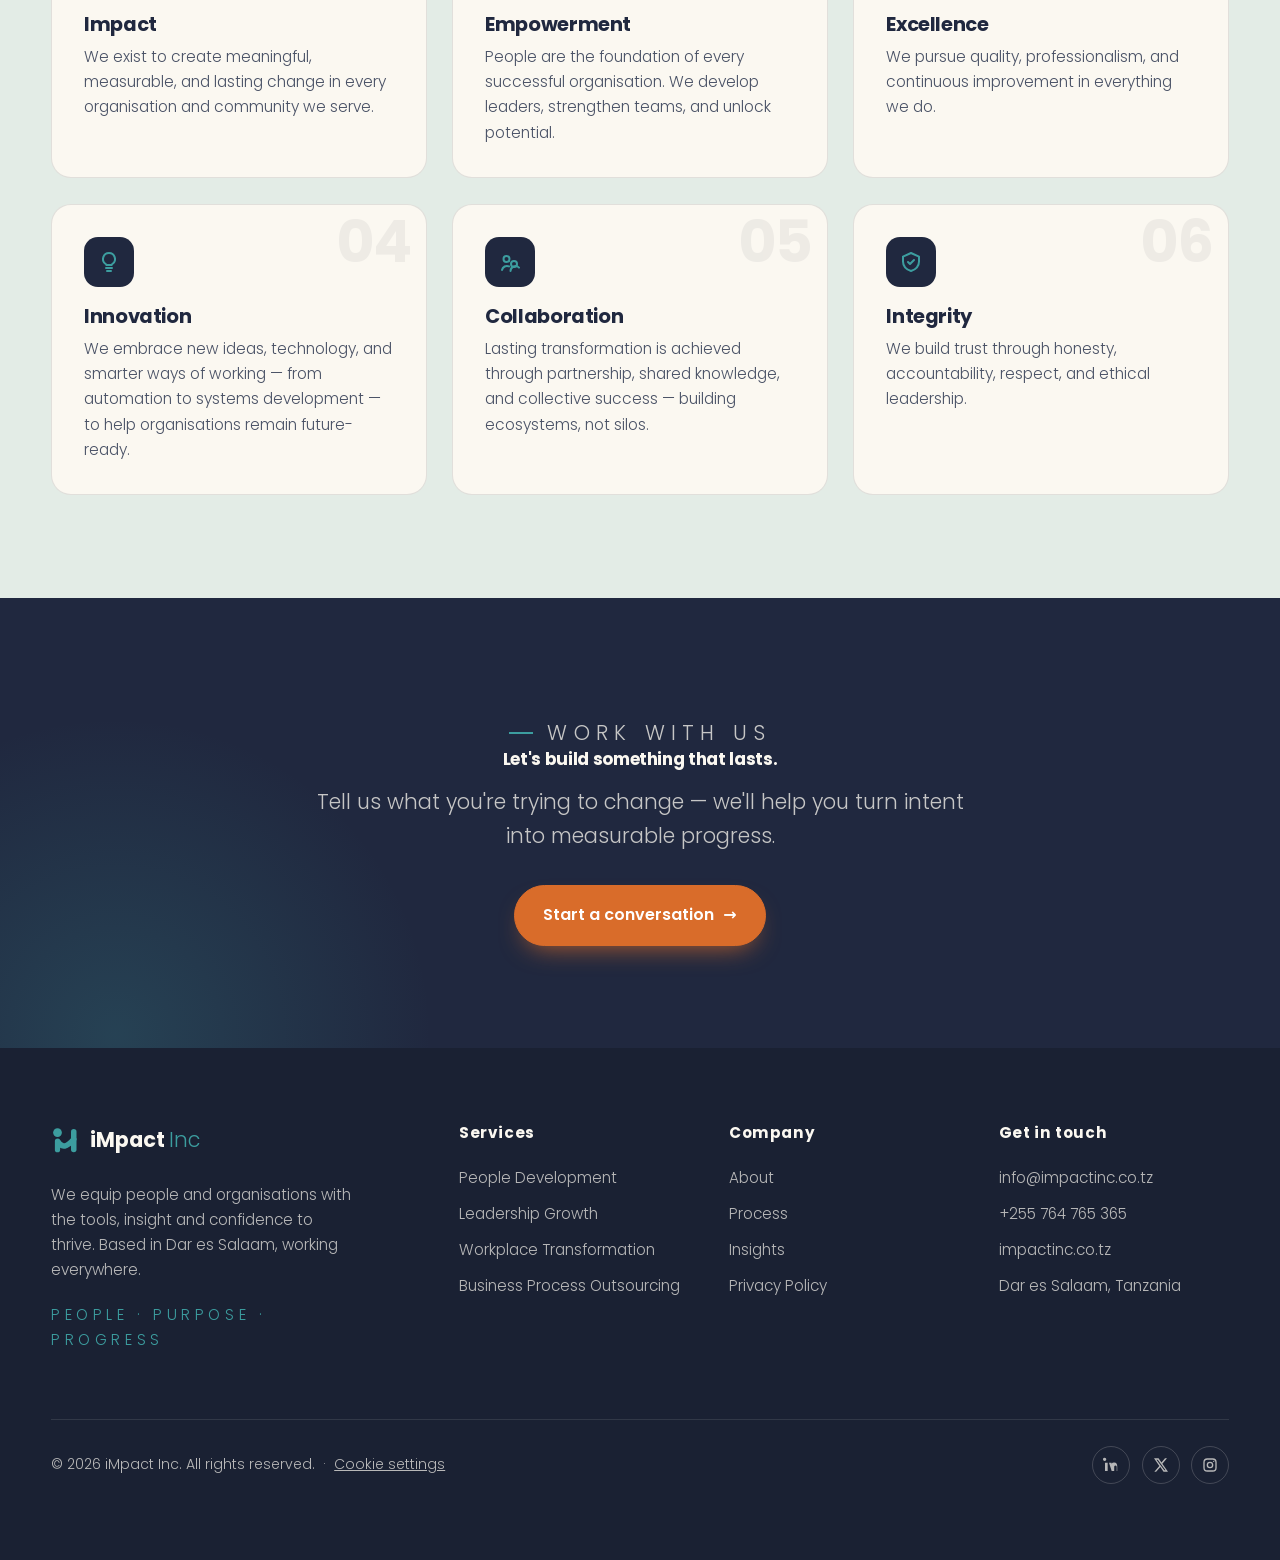
<file: about.html>
<!DOCTYPE html>
<html lang="en">
<head>
  <meta charset="UTF-8" />
  <meta name="viewport" content="width=device-width, initial-scale=1.0" />
  <title>About Us — iMpact Inc</title>
  <meta name="description" content="Our vision, mission and core values. iMpact Inc partners with organisations to develop people, strengthen systems and deliver innovative solutions for lasting impact." />
  <meta name="theme-color" content="#20283F" />
  <link rel="icon" type="image/svg+xml" href="assets/favicon.svg" />
  <link rel="preconnect" href="https://fonts.googleapis.com" />
  <link rel="preconnect" href="https://fonts.gstatic.com" crossorigin />
  <link href="https://fonts.googleapis.com/css2?family=Poppins:wght@300;400;500;600;700&display=swap" rel="stylesheet" />
  <link rel="stylesheet" href="css/styles.css" />
  <style>
    /* ---------- page hero ---------- */
    .page-hero{background:var(--navy);color:var(--paper);padding:9rem var(--gutter) 4.5rem;position:relative;overflow:hidden}
    .page-hero__halo{position:absolute;width:60vw;height:60vw;right:-16vw;top:-22vw;border-radius:50%;
      background:radial-gradient(circle at 30% 30%,rgba(60,157,159,.3),rgba(60,157,159,0) 70%);pointer-events:none}
    .page-hero__mark{position:absolute;right:4%;bottom:-14%;width:30vw;max-width:360px;color:#3C9D9F;opacity:.06;pointer-events:none}
    .page-hero__inner{width:var(--shell);margin-inline:auto;position:relative;z-index:2;max-width:64ch}
    .page-hero h1{font-size:clamp(2.4rem,1rem+5.4vw,4.4rem);margin-top:1rem;letter-spacing:-.03em;line-height:1}
    .page-hero h1 .accent{color:var(--teal)}
    .page-hero p{color:rgba(251,248,241,.78);margin-top:1.4rem;font-weight:300;font-size:var(--fs-lead)}

    /* ---------- vision & mission ---------- */
    .vm{background:var(--bg)}
    .vm__grid{display:grid;grid-template-columns:1fr 1fr;gap:clamp(1.2rem,2.5vw,2rem)}
    .vm-card{position:relative;overflow:hidden;border-radius:var(--radius-lg);
      padding:clamp(2rem,4vw,3.2rem);min-height:340px;display:flex;flex-direction:column;color:var(--paper);
      transition:transform .45s var(--ease)}
    .vm-card:hover{transform:translateY(-6px)}
    .vm-card--vision{background:linear-gradient(155deg,var(--navy),var(--navy-2))}
    .vm-card--mission{background:linear-gradient(155deg,var(--teal-deep),var(--teal))}
    .vm-card__mark{position:absolute;right:-8%;bottom:-12%;width:190px;color:var(--paper);opacity:.10;pointer-events:none}
    .vm-card__no{font-size:.74rem;letter-spacing:.28em;text-transform:uppercase;font-weight:600;color:var(--teal)}
    .vm-card--mission .vm-card__no{color:rgba(251,248,241,.85)}
    .vm-card h2{font-size:clamp(1.8rem,1rem+2.4vw,2.6rem);margin:.9rem 0 1.1rem;letter-spacing:-.02em}
    .vm-card p{font-weight:300;font-size:1.06rem;line-height:1.65;max-width:44ch;position:relative;z-index:2}
    .vm-card--vision p{color:rgba(251,248,241,.82)}
    .vm-card--mission p{color:rgba(255,255,255,.92)}
    .vm-card__rule{width:44px;height:3px;border-radius:3px;background:var(--teal);margin-top:auto}
    .vm-card--mission .vm-card__rule{background:var(--paper)}

    /* ---------- core values ---------- */
    .values-sec{background:var(--mist)}
    .values__grid{display:grid;grid-template-columns:repeat(3,1fr);gap:clamp(1rem,2.2vw,1.6rem)}
    .value{position:relative;background:var(--paper);border:1px solid var(--line);border-radius:var(--radius);
      padding:clamp(1.5rem,2.6vw,2rem);overflow:hidden;
      transition:transform .4s var(--ease),box-shadow .4s var(--ease),border-color .4s var(--ease)}
    .value:hover{transform:translateY(-6px);box-shadow:var(--shadow);border-color:transparent}
    .value__no{position:absolute;top:.6rem;right:1rem;font-size:3.6rem;font-weight:700;line-height:1;
      color:var(--navy);opacity:.06;letter-spacing:-.04em;pointer-events:none}
    .value__ic{width:50px;height:50px;border-radius:14px;background:var(--navy);color:var(--teal);
      display:grid;place-items:center;margin-bottom:1.2rem;transition:background .4s var(--ease),color .4s var(--ease)}
    .value__ic svg{width:24px;height:24px}
    .value:hover .value__ic{background:var(--teal);color:#fff}
    .value h3{font-size:1.22rem;margin-bottom:.55rem}
    .value p{color:var(--ink-soft);font-size:.96rem}
    /* the one accent value */
    .value--accent .value__ic{background:var(--accent);color:#fff}
    .value--accent:hover .value__ic{background:var(--accent-deep)}
    .value--accent .value__no{color:var(--accent);opacity:.12}

    @media (max-width:1000px){
      .vm__grid{grid-template-columns:1fr}
      .values__grid{grid-template-columns:repeat(2,1fr)}
    }
    @media (max-width:600px){
      .values__grid{grid-template-columns:1fr}
    }
  </style>
</head>
<body id="top">

  <!-- ===== NAV ===== -->
  <header class="nav nav--scrolled" id="nav" data-open="false">
    <a class="logo" href="index.html" aria-label="iMpact Inc home">
      <span class="logo__mark" aria-hidden="true"><svg viewBox="0 0 120 120"><g fill="currentColor"><circle cx="26" cy="27" r="17.5"/><rect x="15.5" y="53" width="21" height="53" rx="10.5"/><rect x="80" y="13" width="22" height="93" rx="11"/><path d="M27 62 C 43 92, 65 84, 91 54" fill="none" stroke="currentColor" stroke-width="22" stroke-linecap="round"/></g></svg></span>
      <span class="logo__type">iMpact<span class="inc">Inc</span></span>
    </a>
    <nav class="nav__links" id="navLinks" aria-label="Primary">
      <a class="nav__link" href="about.html" aria-current="page">About</a>
      <a class="nav__link" href="index.html#services">Services</a>
      <a class="nav__link" href="bpo.html">BPO</a>
      <a class="nav__link" href="index.html#process">Process</a>
      <a class="nav__link" href="index.html#insights">Insights</a>
      <a class="btn btn--accent" href="index.html#contact">Start a conversation <span class="arrow" aria-hidden="true">&rarr;</span></a>
    </nav>
    <button class="nav__toggle" id="navToggle" aria-label="Open menu" aria-expanded="false" aria-controls="navLinks"><span></span><span></span><span></span></button>
  </header>

  <main>
  <!-- ===== HERO ===== -->
  <section class="page-hero">
    <span class="page-hero__halo" aria-hidden="true"></span>
    <span class="page-hero__mark" aria-hidden="true"><svg viewBox="0 0 120 120"><g fill="currentColor"><circle cx="26" cy="27" r="17.5"/><rect x="15.5" y="53" width="21" height="53" rx="10.5"/><rect x="80" y="13" width="22" height="93" rx="11"/><path d="M27 62 C 43 92, 65 84, 91 54" fill="none" stroke="currentColor" stroke-width="22" stroke-linecap="round"/></g></svg></span>
    <div class="page-hero__inner">
      <p class="eyebrow eyebrow--light">About us</p>
      <h1>Who we are, and <span class="accent">what drives us.</span></h1>
      <p>We partner with organisations to develop people, strengthen systems and deliver innovative solutions &mdash; building sustainable growth, operational excellence and lasting impact.</p>
    </div>
  </section>

  <!-- ===== VISION & MISSION ===== -->
  <section class="vm" id="vision-mission" aria-labelledby="vm-h">
    <div class="shell">
      <div class="section-head center">
        <p class="eyebrow eyebrow--center" data-reveal>Direction</p>
        <h2 id="vm-h" data-reveal data-delay="1">Where we're going &mdash; and how we get there</h2>
      </div>
      <div class="vm__grid">
        <article class="vm-card vm-card--vision" data-reveal>
          <span class="vm-card__mark" aria-hidden="true"><svg viewBox="0 0 120 120"><g fill="currentColor"><circle cx="26" cy="27" r="17.5"/><rect x="15.5" y="53" width="21" height="53" rx="10.5"/><rect x="80" y="13" width="22" height="93" rx="11"/><path d="M27 62 C 43 92, 65 84, 91 54" fill="none" stroke="currentColor" stroke-width="22" stroke-linecap="round"/></g></svg></span>
          <p class="vm-card__no">01 &mdash; Vision</p>
          <h2>Our Vision</h2>
          <p>To build a globally recognised organisation that transforms businesses, empowers people, and creates sustainable impact through innovation, intelligent systems, and strategic partnerships.</p>
          <span class="vm-card__rule" aria-hidden="true"></span>
        </article>

        <article class="vm-card vm-card--mission" data-reveal data-delay="1">
          <span class="vm-card__mark" aria-hidden="true"><svg viewBox="0 0 120 120"><g fill="currentColor"><circle cx="26" cy="27" r="17.5"/><rect x="15.5" y="53" width="21" height="53" rx="10.5"/><rect x="80" y="13" width="22" height="93" rx="11"/><path d="M27 62 C 43 92, 65 84, 91 54" fill="none" stroke="currentColor" stroke-width="22" stroke-linecap="round"/></g></svg></span>
          <p class="vm-card__no">02 &mdash; Mission</p>
          <h2>Our Mission</h2>
          <p>To partner with organisations in developing people, strengthening systems, and delivering innovative solutions that enable sustainable growth, operational excellence, and lasting impact.</p>
          <span class="vm-card__rule" aria-hidden="true"></span>
        </article>
      </div>
    </div>
  </section>

  <!-- ===== CORE VALUES ===== -->
  <section class="values-sec" id="values" aria-labelledby="values-h">
    <div class="shell">
      <div class="section-head center">
        <p class="eyebrow eyebrow--center" data-reveal>Core values</p>
        <h2 id="values-h" data-reveal data-delay="1">Six commitments we hold ourselves to</h2>
        <p data-reveal data-delay="2">These aren't words on a wall. They decide what we take on, how we work, and what we refuse to compromise.</p>
      </div>

      <div class="values__grid">
        <article class="value value--accent" data-reveal>
          <span class="value__no" aria-hidden="true">01</span>
          <div class="value__ic" aria-hidden="true"><svg viewBox="0 0 24 24" fill="none" stroke="currentColor" stroke-width="2" stroke-linecap="round" stroke-linejoin="round"><circle cx="12" cy="12" r="9"/><circle cx="12" cy="12" r="4.5"/><circle cx="12" cy="12" r="1" fill="currentColor" stroke="none"/></svg></div>
          <h3>Impact</h3>
          <p>We exist to create meaningful, measurable, and lasting change in every organisation and community we serve.</p>
        </article>

        <article class="value" data-reveal data-delay="1">
          <span class="value__no" aria-hidden="true">02</span>
          <div class="value__ic" aria-hidden="true"><svg viewBox="0 0 24 24" fill="none" stroke="currentColor" stroke-width="2" stroke-linecap="round" stroke-linejoin="round"><path d="M12 20V9"/><path d="m7 13 5-5 5 5"/><circle cx="12" cy="4.5" r="2"/></svg></div>
          <h3>Empowerment</h3>
          <p>People are the foundation of every successful organisation. We develop leaders, strengthen teams, and unlock potential.</p>
        </article>

        <article class="value" data-reveal data-delay="2">
          <span class="value__no" aria-hidden="true">03</span>
          <div class="value__ic" aria-hidden="true"><svg viewBox="0 0 24 24" fill="none" stroke="currentColor" stroke-width="2" stroke-linecap="round" stroke-linejoin="round"><path d="m12 3 2.6 5.5 6 .9-4.3 4.2 1 6-5.3-2.9L6.7 19.6l1-6L3.4 9.4l6-.9z"/></svg></div>
          <h3>Excellence</h3>
          <p>We pursue quality, professionalism, and continuous improvement in everything we do.</p>
        </article>

        <article class="value" data-reveal>
          <span class="value__no" aria-hidden="true">04</span>
          <div class="value__ic" aria-hidden="true"><svg viewBox="0 0 24 24" fill="none" stroke="currentColor" stroke-width="2" stroke-linecap="round" stroke-linejoin="round"><path d="M9 18h6"/><path d="M10 21h4"/><path d="M12 3a6 6 0 0 0-3.6 10.8c.5.4.8.9.9 1.2h5.4c.1-.3.4-.8.9-1.2A6 6 0 0 0 12 3Z"/></svg></div>
          <h3>Innovation</h3>
          <p>We embrace new ideas, technology, and smarter ways of working &mdash; from automation to systems development &mdash; to help organisations remain future-ready.</p>
        </article>

        <article class="value" data-reveal data-delay="1">
          <span class="value__no" aria-hidden="true">05</span>
          <div class="value__ic" aria-hidden="true"><svg viewBox="0 0 24 24" fill="none" stroke="currentColor" stroke-width="2" stroke-linecap="round" stroke-linejoin="round"><circle cx="8.5" cy="9" r="3"/><circle cx="16" cy="14" r="3"/><path d="M4 20a5 5 0 0 1 7-3.6M12.5 21a5 5 0 0 1 8.5-3.4"/></svg></div>
          <h3>Collaboration</h3>
          <p>Lasting transformation is achieved through partnership, shared knowledge, and collective success &mdash; building ecosystems, not silos.</p>
        </article>

        <article class="value" data-reveal data-delay="2">
          <span class="value__no" aria-hidden="true">06</span>
          <div class="value__ic" aria-hidden="true"><svg viewBox="0 0 24 24" fill="none" stroke="currentColor" stroke-width="2" stroke-linecap="round" stroke-linejoin="round"><path d="M12 3l8 3.6v4.8c0 4.6-3.2 7.9-8 9.6-4.8-1.7-8-5-8-9.6V6.6z"/><path d="m9 12 2 2 4-4"/></svg></div>
          <h3>Integrity</h3>
          <p>We build trust through honesty, accountability, respect, and ethical leadership.</p>
        </article>
      </div>
    </div>
  </section>

  <!-- ===== CTA ===== -->
  <section class="cta-band" aria-labelledby="cta-h">
    <span class="cta-band__halo" aria-hidden="true"></span>
    <div class="shell cta-band__inner">
      <p class="eyebrow eyebrow--light eyebrow--center" data-reveal>Work with us</p>
      <h2 id="cta-h" data-reveal data-delay="1">Let's build something that lasts.</h2>
      <p data-reveal data-delay="2">Tell us what you're trying to change &mdash; we'll help you turn intent into measurable progress.</p>
      <div style="margin-top:2rem" data-reveal data-delay="2">
        <a class="btn btn--accent btn--lg" href="index.html#contact">Start a conversation <span class="arrow" aria-hidden="true">&rarr;</span></a>
      </div>
    </div>
  </section>
  </main>

  <!-- ===== FOOTER ===== -->
  <footer class="footer">
    <div class="shell">
      <div class="footer__top">
        <div class="footer__brand">
          <a class="logo logo--invert" href="index.html" aria-label="iMpact Inc home">
            <span class="logo__mark" aria-hidden="true"><svg viewBox="0 0 120 120"><g fill="currentColor"><circle cx="26" cy="27" r="17.5"/><rect x="15.5" y="53" width="21" height="53" rx="10.5"/><rect x="80" y="13" width="22" height="93" rx="11"/><path d="M27 62 C 43 92, 65 84, 91 54" fill="none" stroke="currentColor" stroke-width="22" stroke-linecap="round"/></g></svg></span>
            <span class="logo__type">iMpact<span class="inc">Inc</span></span>
          </a>
          <p>We equip people and organisations with the tools, insight and confidence to thrive. Based in Dar es Salaam, working everywhere.</p>
          <p class="footer__tag">People &middot; Purpose &middot; Progress</p>
        </div>
        <div class="footer__col">
          <h4>Services</h4>
          <a href="index.html#services">People Development</a>
          <a href="index.html#services">Leadership Growth</a>
          <a href="index.html#services">Workplace Transformation</a>
          <a href="bpo.html">Business Process Outsourcing</a>
        </div>
        <div class="footer__col">
          <h4>Company</h4>
          <a href="about.html">About</a>
          <a href="index.html#process">Process</a>
          <a href="index.html#insights">Insights</a>
          <a href="privacy.html">Privacy Policy</a>
        </div>
        <div class="footer__col">
          <h4>Get in touch</h4>
          <a href="mailto:info@impactinc.co.tz">info@impactinc.co.tz</a>
          <a href="tel:+255764765365">+255 764 765 365</a>
          <a href="https://impactinc.co.tz">impactinc.co.tz</a>
          <a href="index.html#contact">Dar es Salaam, Tanzania</a>
        </div>
      </div>
      <div class="footer__bottom">
        <span>&copy; <span id="year">2026</span> iMpact Inc. All rights reserved. &nbsp;&middot;&nbsp; <a href="#" data-cookie-settings style="color:inherit;text-decoration:underline">Cookie settings</a></span>
        <div class="footer__social">
          <a href="#" aria-label="LinkedIn"><svg viewBox="0 0 24 24" fill="currentColor"><path d="M4.98 3.5A2.5 2.5 0 102.5 6 2.5 2.5 0 004.98 3.5zM3 8.5h4V21H3zM9 8.5h3.8v1.7h.05a4.2 4.2 0 013.75-2c4 0 4.75 2.6 4.75 6V21H20.6v-5.3c0-1.26 0-2.9-1.8-2.9s-2 1.4-2 2.8V21H13z"/></svg></a>
          <a href="#" aria-label="X"><svg viewBox="0 0 24 24" fill="currentColor"><path d="M18 2h3l-7 8 8.5 12h-6.7l-4.8-6.9L4.7 22H2l7.5-8.6L1.5 2h6.8l4.4 6.4zm-1 18h1.8L7.1 4H5.2z"/></svg></a>
          <a href="#" aria-label="Instagram"><svg viewBox="0 0 24 24" fill="none" stroke="currentColor" stroke-width="2"><rect x="3" y="3" width="18" height="18" rx="5"/><circle cx="12" cy="12" r="4"/><circle cx="17.5" cy="6.5" r="1" fill="currentColor" stroke="none"/></svg></a>
        </div>
      </div>
    </div>
  </footer>

  <script src="js/main.js"></script>
  <script src="js/faq-bot.js"></script>
</body>
</html>
</file>
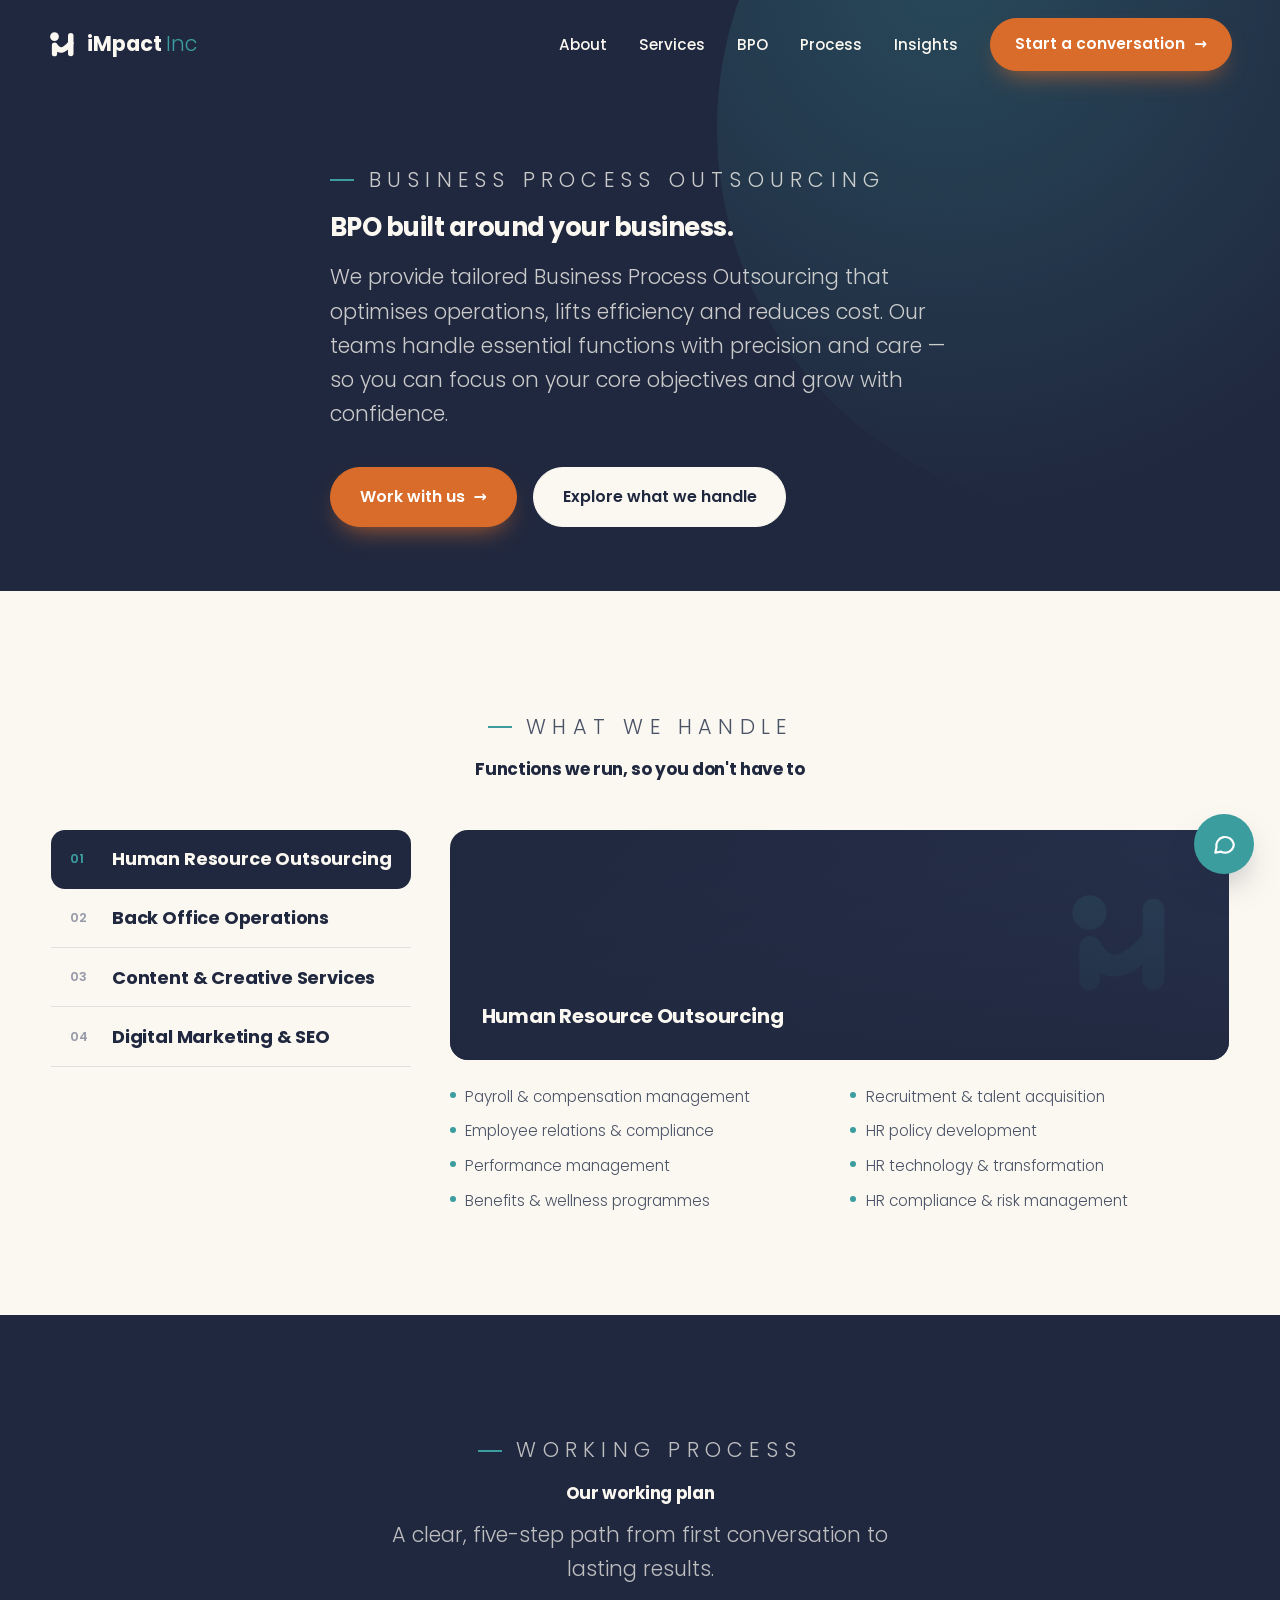
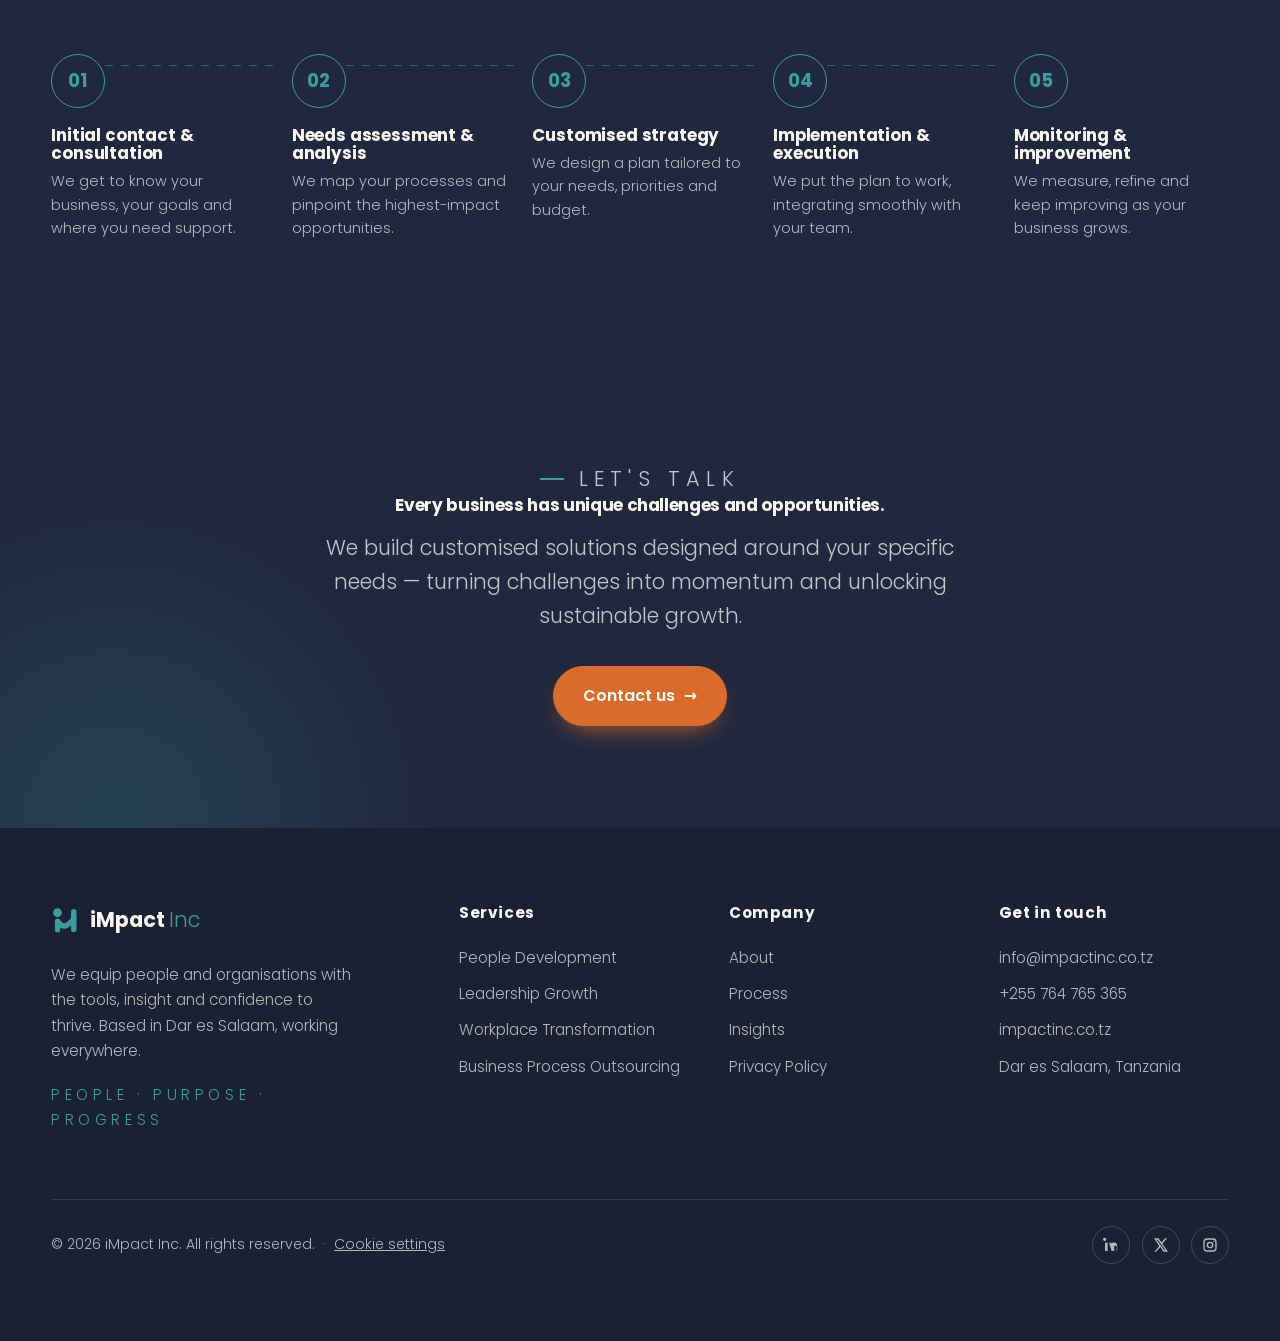
<file: bpo.html>
<!DOCTYPE html>
<html lang="en">
<head>
  <meta charset="UTF-8" />
  <meta name="viewport" content="width=device-width, initial-scale=1.0" />
  <title>Business Process Outsourcing (BPO) — iMpact Inc</title>
  <meta name="description" content="Tailored Business Process Outsourcing from iMpact Inc — HR outsourcing, back-office operations, content & creative services, and digital marketing & SEO." />
  <meta name="theme-color" content="#20283F" />
  <link rel="icon" type="image/svg+xml" href="assets/favicon.svg" />
  <link rel="preconnect" href="https://fonts.googleapis.com" />
  <link rel="preconnect" href="https://fonts.gstatic.com" crossorigin />
  <link href="https://fonts.googleapis.com/css2?family=Poppins:wght@300;400;500;600;700&display=swap" rel="stylesheet" />
  <link rel="stylesheet" href="css/styles.css" />
  <style>
    .page-hero{background:var(--navy);color:var(--paper);padding:9rem var(--gutter) 4rem;position:relative;overflow:hidden}
    .page-hero__halo{position:absolute;width:60vw;height:60vw;right:-16vw;top:-20vw;border-radius:50%;
      background:radial-gradient(circle at 30% 30%,rgba(60,157,159,.28),rgba(60,157,159,0) 70%);pointer-events:none}
    .page-hero__inner{width:var(--shell);margin-inline:auto;position:relative;z-index:2;max-width:62ch}
    .page-hero h1{font-size:clamp(2.3rem,1rem+5vw,4rem);margin-top:1rem;letter-spacing:-.02em}
    .page-hero p{color:rgba(251,248,241,.78);margin-top:1.2rem;font-weight:300;font-size:var(--fs-lead)}
    .page-hero__actions{margin-top:2.2rem;display:flex;flex-wrap:wrap;gap:1rem}

    .bpo{background:var(--bg)}
    .bpo__grid{display:grid;grid-template-columns:1fr 1fr;gap:clamp(1.2rem,2.5vw,2rem)}
    .bpo-card{background:#fff;border:1px solid var(--line);border-radius:var(--radius);
      padding:clamp(1.6rem,3vw,2.4rem);transition:transform .4s var(--ease),box-shadow .4s var(--ease)}
    .bpo-card:hover{transform:translateY(-6px);box-shadow:var(--shadow)}
    .bpo-card__no{font-size:.78rem;letter-spacing:.2em;text-transform:uppercase;color:var(--teal-deep);font-weight:600}
    .bpo-card h3{font-size:var(--fs-h3);margin:.7rem 0 .7rem}
    .bpo-card>p{color:var(--ink-soft);margin-bottom:1.3rem}
    .bpo-list{display:grid;grid-template-columns:1fr 1fr;gap:.55rem 1.2rem}
    .bpo-list li{display:flex;gap:.6rem;align-items:flex-start;font-size:.92rem;color:var(--ink-soft)}
    .bpo-list li::before{content:"";width:6px;height:6px;border-radius:50%;background:var(--teal);margin-top:.55em;flex:none}

    .process-plan{background:var(--navy);color:var(--paper)}
    .process-plan .section-head h2{color:var(--paper)}
    .process-plan .section-head p{color:rgba(251,248,241,.72)}
    .plan{display:grid;grid-template-columns:repeat(5,1fr);gap:clamp(1rem,2vw,1.6rem)}
    .plan__step{position:relative;padding-top:1rem}
    .plan__num{width:54px;height:54px;border-radius:50%;border:1.5px solid var(--teal);color:var(--teal);
      display:grid;place-items:center;font-weight:700;font-size:1.15rem;margin-bottom:1.1rem;background:var(--navy);position:relative;z-index:2}
    .plan__step h3{font-size:1.05rem;color:var(--paper);margin-bottom:.5rem;letter-spacing:-.01em}
    .plan__step p{font-size:.9rem;color:rgba(251,248,241,.7);font-weight:300}
    .plan__step:not(:last-child)::after{content:"";position:absolute;top:27px;left:54px;right:-.8rem;height:1.5px;z-index:1;
      background:repeating-linear-gradient(90deg,rgba(60,157,159,.5) 0 8px,transparent 8px 16px)}

    /* ---- interactive showcase (Option 1) ---- */
    .showcase{display:grid;grid-template-columns:minmax(260px,360px) 1fr;gap:clamp(1.5rem,3vw,2.6rem);align-items:start}
    .showcase__list{display:flex;flex-direction:column}
    .showcase__item{display:flex;align-items:center;gap:1rem;width:100%;text-align:left;cursor:pointer;
      background:none;border:0;border-bottom:1px solid var(--line);padding:1.15rem 1.2rem;color:var(--ink);border-radius:0;
      transition:background .3s var(--ease),color .3s var(--ease)}
    .showcase__item .no{font-size:.8rem;font-weight:600;color:var(--slate);flex:none;width:1.6rem}
    .showcase__item .name{font-size:1.12rem;font-weight:700;letter-spacing:-.01em;line-height:1.2}
    .showcase__item:hover{color:var(--teal-deep)}
    .showcase__item.is-active{background:var(--navy);color:var(--paper);border-color:transparent;border-radius:14px}
    .showcase__item.is-active .no{color:var(--teal)}
    .showcase__item.is-active .name{color:var(--paper)}
    .showcase__panel{display:none}
    .showcase__panel.is-active{display:block;animation:showFade .45s var(--ease)}
    @keyframes showFade{from{opacity:0;transform:translateY(10px)}to{opacity:1;transform:none}}
    .showcase__media{position:relative;overflow:hidden;border-radius:18px;min-height:230px;
      display:flex;align-items:flex-end;padding:clamp(1.4rem,3vw,2rem)}
    .showcase__media--a{background:linear-gradient(150deg,#20283F,#2A3450)}
    .showcase__media--b{background:linear-gradient(150deg,#2E7A7C,#3C9D9F)}
    .showcase__media--c{background:linear-gradient(150deg,#1A2133,#3C9D9F)}
    .showcase__media--d{background:linear-gradient(150deg,#20283F,#2E7A7C)}
    .showcase__img{position:absolute;inset:0;z-index:0;width:100%;height:100%;object-fit:cover}
    .showcase__media::after{content:"";position:absolute;inset:0;z-index:1;
      background:linear-gradient(to top,rgba(32,40,63,.85),rgba(32,40,63,.1))}
    .showcase__mark{position:absolute;right:6%;top:50%;transform:translateY(-50%);width:118px;color:#3C9D9F;opacity:.18;z-index:1}
    .showcase__media h3{position:relative;z-index:2;color:var(--paper);font-size:clamp(1.4rem,1rem+1.6vw,2rem);letter-spacing:-.01em}
    .showcase__items{display:grid;grid-template-columns:1fr 1fr;gap:.6rem 1.4rem;margin-top:1.5rem}
    .showcase__items li{display:flex;gap:.6rem;align-items:flex-start;font-size:.95rem;color:var(--ink-soft)}
    .showcase__items li::before{content:"";width:6px;height:6px;border-radius:50%;background:var(--teal);margin-top:.55em;flex:none}
    @media (max-width:900px){.showcase{grid-template-columns:1fr}}
    @media (max-width:560px){.showcase__items{grid-template-columns:1fr}}

    @media (max-width:1000px){
      .bpo__grid{grid-template-columns:1fr}
      .plan{grid-template-columns:repeat(2,1fr);gap:2rem 1.4rem}
      .plan__step:not(:last-child)::after{display:none}
    }
    @media (max-width:560px){
      .bpo-list{grid-template-columns:1fr}
      .plan{grid-template-columns:1fr}
    }
  </style>
</head>
<body id="top">

  <!-- ===== NAV ===== -->
  <header class="nav nav--scrolled" id="nav" data-open="false">
    <a class="logo" href="index.html" aria-label="iMpact Inc home">
      <span class="logo__mark" aria-hidden="true"><svg viewBox="0 0 120 120"><g fill="currentColor"><circle cx="26" cy="27" r="17.5"/><rect x="15.5" y="53" width="21" height="53" rx="10.5"/><rect x="80" y="13" width="22" height="93" rx="11"/><path d="M27 62 C 43 92, 65 84, 91 54" fill="none" stroke="currentColor" stroke-width="22" stroke-linecap="round"/></g></svg></span>
      <span class="logo__type">iMpact<span class="inc">Inc</span></span>
    </a>
    <nav class="nav__links" id="navLinks" aria-label="Primary">
      <a class="nav__link" href="index.html#about">About</a>
      <a class="nav__link" href="index.html#services">Services</a>
      <a class="nav__link" href="bpo.html" aria-current="page">BPO</a>
      <a class="nav__link" href="index.html#process">Process</a>
      <a class="nav__link" href="index.html#insights">Insights</a>
      <a class="btn btn--accent" href="index.html#contact">Start a conversation <span class="arrow" aria-hidden="true">&rarr;</span></a>
    </nav>
    <button class="nav__toggle" id="navToggle" aria-label="Open menu" aria-expanded="false" aria-controls="navLinks"><span></span><span></span><span></span></button>
  </header>

  <main>
  <!-- ===== HERO ===== -->
  <section class="page-hero">
    <span class="page-hero__halo" aria-hidden="true"></span>
    <div class="page-hero__inner">
      <p class="eyebrow eyebrow--light">Business Process Outsourcing</p>
      <h1>BPO built around your business.</h1>
      <p>We provide tailored Business Process Outsourcing that optimises operations, lifts efficiency and reduces cost. Our teams handle essential functions with precision and care &mdash; so you can focus on your core objectives and grow with confidence.</p>
      <div class="page-hero__actions">
        <a class="btn btn--accent btn--lg" href="index.html#contact">Work with us <span class="arrow" aria-hidden="true">&rarr;</span></a>
        <a class="btn btn--light btn--lg" href="#services">Explore what we handle</a>
      </div>
    </div>
  </section>

  <!-- ===== SERVICES ===== -->
  <section class="bpo" id="services" aria-labelledby="bpo-h">
    <div class="shell">
      <div class="section-head center">
        <p class="eyebrow eyebrow--center" data-reveal>What we handle</p>
        <h2 id="bpo-h" data-reveal data-delay="1">Functions we run, so you don't have to</h2>
      </div>

      <div class="showcase" data-reveal>
        <div class="showcase__list" role="tablist" aria-label="BPO services">
          <button class="showcase__item is-active" role="tab" aria-selected="true" aria-controls="panel-hro" id="tab-hro">
            <span class="no">01</span><span class="name">Human Resource Outsourcing</span>
          </button>
          <button class="showcase__item" role="tab" aria-selected="false" aria-controls="panel-back" id="tab-back">
            <span class="no">02</span><span class="name">Back Office Operations</span>
          </button>
          <button class="showcase__item" role="tab" aria-selected="false" aria-controls="panel-content" id="tab-content">
            <span class="no">03</span><span class="name">Content &amp; Creative Services</span>
          </button>
          <button class="showcase__item" role="tab" aria-selected="false" aria-controls="panel-seo" id="tab-seo">
            <span class="no">04</span><span class="name">Digital Marketing &amp; SEO</span>
          </button>
        </div>

        <div class="showcase__panels">
          <!-- To add a real photo to any panel, drop this just inside .showcase__media:
               <img class="showcase__img" src="assets/bpo-hro.jpg" alt="" /> -->
          <div class="showcase__panel is-active" id="panel-hro" role="tabpanel" aria-labelledby="tab-hro">
            <div class="showcase__media showcase__media--a">
              <span class="showcase__mark" aria-hidden="true"><svg viewBox="0 0 120 120"><g fill="currentColor"><circle cx="26" cy="27" r="17.5"/><rect x="15.5" y="53" width="21" height="53" rx="10.5"/><rect x="80" y="13" width="22" height="93" rx="11"/><path d="M27 62 C 43 92, 65 84, 91 54" fill="none" stroke="currentColor" stroke-width="22" stroke-linecap="round"/></g></svg></span>
              <h3>Human Resource Outsourcing</h3>
            </div>
            <ul class="showcase__items">
              <li>Payroll &amp; compensation management</li>
              <li>Recruitment &amp; talent acquisition</li>
              <li>Employee relations &amp; compliance</li>
              <li>HR policy development</li>
              <li>Performance management</li>
              <li>HR technology &amp; transformation</li>
              <li>Benefits &amp; wellness programmes</li>
              <li>HR compliance &amp; risk management</li>
            </ul>
          </div>

          <div class="showcase__panel" id="panel-back" role="tabpanel" aria-labelledby="tab-back">
            <div class="showcase__media showcase__media--b">
              <span class="showcase__mark" aria-hidden="true"><svg viewBox="0 0 120 120"><g fill="currentColor"><circle cx="26" cy="27" r="17.5"/><rect x="15.5" y="53" width="21" height="53" rx="10.5"/><rect x="80" y="13" width="22" height="93" rx="11"/><path d="M27 62 C 43 92, 65 84, 91 54" fill="none" stroke="currentColor" stroke-width="22" stroke-linecap="round"/></g></svg></span>
              <h3>Back Office Operations</h3>
            </div>
            <ul class="showcase__items">
              <li>Data entry &amp; database management</li>
              <li>Document processing</li>
              <li>Transaction &amp; financial admin</li>
              <li>Customer &amp; admin support</li>
              <li>Compliance &amp; regulatory docs</li>
              <li>IT &amp; technical back-office</li>
              <li>HR &amp; payroll back-office</li>
              <li>Reporting &amp; analytics</li>
            </ul>
          </div>

          <div class="showcase__panel" id="panel-content" role="tabpanel" aria-labelledby="tab-content">
            <div class="showcase__media showcase__media--c">
              <span class="showcase__mark" aria-hidden="true"><svg viewBox="0 0 120 120"><g fill="currentColor"><circle cx="26" cy="27" r="17.5"/><rect x="15.5" y="53" width="21" height="53" rx="10.5"/><rect x="80" y="13" width="22" height="93" rx="11"/><path d="M27 62 C 43 92, 65 84, 91 54" fill="none" stroke="currentColor" stroke-width="22" stroke-linecap="round"/></g></svg></span>
              <h3>Content &amp; Creative Services</h3>
            </div>
            <ul class="showcase__items">
              <li>Content creation &amp; copywriting</li>
              <li>Social media content</li>
              <li>Branding &amp; visual identity</li>
              <li>Graphic design &amp; multimedia</li>
              <li>Video production &amp; editing</li>
              <li>Digital marketing content</li>
              <li>Thought leadership &amp; PR</li>
              <li>Creative campaign development</li>
            </ul>
          </div>

          <div class="showcase__panel" id="panel-seo" role="tabpanel" aria-labelledby="tab-seo">
            <div class="showcase__media showcase__media--d">
              <span class="showcase__mark" aria-hidden="true"><svg viewBox="0 0 120 120"><g fill="currentColor"><circle cx="26" cy="27" r="17.5"/><rect x="15.5" y="53" width="21" height="53" rx="10.5"/><rect x="80" y="13" width="22" height="93" rx="11"/><path d="M27 62 C 43 92, 65 84, 91 54" fill="none" stroke="currentColor" stroke-width="22" stroke-linecap="round"/></g></svg></span>
              <h3>Digital Marketing &amp; SEO</h3>
            </div>
            <ul class="showcase__items">
              <li>Search engine optimisation</li>
              <li>Social media marketing</li>
              <li>Pay-per-click &amp; paid ads</li>
              <li>Content marketing &amp; blogging</li>
              <li>Email marketing &amp; automation</li>
              <li>Landing-page optimisation</li>
              <li>Influencer &amp; affiliate marketing</li>
              <li>Analytics &amp; performance tracking</li>
            </ul>
          </div>
        </div>
      </div>
    </div>
  </section>

  <!-- ===== WORKING PROCESS ===== -->
  <section class="process-plan" aria-labelledby="plan-h">
    <div class="shell">
      <div class="section-head center">
        <p class="eyebrow eyebrow--light eyebrow--center" data-reveal>Working process</p>
        <h2 id="plan-h" data-reveal data-delay="1">Our working plan</h2>
        <p data-reveal data-delay="2">A clear, five-step path from first conversation to lasting results.</p>
      </div>
      <div class="plan">
        <div class="plan__step" data-reveal><div class="plan__num">01</div><h3>Initial contact &amp; consultation</h3><p>We get to know your business, your goals and where you need support.</p></div>
        <div class="plan__step" data-reveal data-delay="1"><div class="plan__num">02</div><h3>Needs assessment &amp; analysis</h3><p>We map your processes and pinpoint the highest-impact opportunities.</p></div>
        <div class="plan__step" data-reveal data-delay="2"><div class="plan__num">03</div><h3>Customised strategy</h3><p>We design a plan tailored to your needs, priorities and budget.</p></div>
        <div class="plan__step" data-reveal data-delay="3"><div class="plan__num">04</div><h3>Implementation &amp; execution</h3><p>We put the plan to work, integrating smoothly with your team.</p></div>
        <div class="plan__step" data-reveal data-delay="4"><div class="plan__num">05</div><h3>Monitoring &amp; improvement</h3><p>We measure, refine and keep improving as your business grows.</p></div>
      </div>
    </div>
  </section>

  <!-- ===== CTA ===== -->
  <section class="cta-band" aria-labelledby="cta-h">
    <span class="cta-band__halo" aria-hidden="true"></span>
    <div class="shell cta-band__inner">
      <p class="eyebrow eyebrow--light eyebrow--center" data-reveal>Let's talk</p>
      <h2 id="cta-h" data-reveal data-delay="1">Every business has unique challenges and opportunities.</h2>
      <p data-reveal data-delay="2">We build customised solutions designed around your specific needs &mdash; turning challenges into momentum and unlocking sustainable growth.</p>
      <div style="margin-top:2rem" data-reveal data-delay="2">
        <a class="btn btn--accent btn--lg" href="index.html#contact">Contact us <span class="arrow" aria-hidden="true">&rarr;</span></a>
      </div>
    </div>
  </section>
  </main>

  <!-- ===== FOOTER ===== -->
  <footer class="footer">
    <div class="shell">
      <div class="footer__top">
        <div class="footer__brand">
          <a class="logo logo--invert" href="index.html" aria-label="iMpact Inc home">
            <span class="logo__mark" aria-hidden="true"><svg viewBox="0 0 120 120"><g fill="currentColor"><circle cx="26" cy="27" r="17.5"/><rect x="15.5" y="53" width="21" height="53" rx="10.5"/><rect x="80" y="13" width="22" height="93" rx="11"/><path d="M27 62 C 43 92, 65 84, 91 54" fill="none" stroke="currentColor" stroke-width="22" stroke-linecap="round"/></g></svg></span>
            <span class="logo__type">iMpact<span class="inc">Inc</span></span>
          </a>
          <p>We equip people and organisations with the tools, insight and confidence to thrive. Based in Dar es Salaam, working everywhere.</p>
          <p class="footer__tag">People · Purpose · Progress</p>
        </div>
        <div class="footer__col">
          <h4>Services</h4>
          <a href="index.html#services">People Development</a>
          <a href="index.html#services">Leadership Growth</a>
          <a href="index.html#services">Workplace Transformation</a>
          <a href="bpo.html">Business Process Outsourcing</a>
        </div>
        <div class="footer__col">
          <h4>Company</h4>
          <a href="index.html#about">About</a>
          <a href="index.html#process">Process</a>
          <a href="index.html#insights">Insights</a>
          <a href="privacy.html">Privacy Policy</a>
        </div>
        <div class="footer__col">
          <h4>Get in touch</h4>
          <a href="mailto:info@impactinc.co.tz">info@impactinc.co.tz</a>
          <a href="tel:+255764765365">+255 764 765 365</a>
          <a href="https://impactinc.co.tz">impactinc.co.tz</a>
          <a href="index.html#contact">Dar es Salaam, Tanzania</a>
        </div>
      </div>
      <div class="footer__bottom">
        <span>&copy; <span id="year">2026</span> iMpact Inc. All rights reserved. &nbsp;&middot;&nbsp; <a href="#" data-cookie-settings style="color:inherit;text-decoration:underline">Cookie settings</a></span>
        <div class="footer__social">
          <a href="#" aria-label="LinkedIn"><svg viewBox="0 0 24 24" fill="currentColor"><path d="M4.98 3.5A2.5 2.5 0 102.5 6 2.5 2.5 0 004.98 3.5zM3 8.5h4V21H3zM9 8.5h3.8v1.7h.05a4.2 4.2 0 013.75-2c4 0 4.75 2.6 4.75 6V21H20.6v-5.3c0-1.26 0-2.9-1.8-2.9s-2 1.4-2 2.8V21H13z"/></svg></a>
          <a href="#" aria-label="X"><svg viewBox="0 0 24 24" fill="currentColor"><path d="M18 2h3l-7 8 8.5 12h-6.7l-4.8-6.9L4.7 22H2l7.5-8.6L1.5 2h6.8l4.4 6.4zm-1 18h1.8L7.1 4H5.2z"/></svg></a>
          <a href="#" aria-label="Instagram"><svg viewBox="0 0 24 24" fill="none" stroke="currentColor" stroke-width="2"><rect x="3" y="3" width="18" height="18" rx="5"/><circle cx="12" cy="12" r="4"/><circle cx="17.5" cy="6.5" r="1" fill="currentColor" stroke="none"/></svg></a>
        </div>
      </div>
    </div>
  </footer>

  <script src="js/main.js"></script>
  <script>
    /* Interactive services showcase */
    (function () {
      var tabs = Array.prototype.slice.call(document.querySelectorAll(".showcase__item"));
      var panels = document.querySelectorAll(".showcase__panel");
      if (!tabs.length) return;
      function activate(tab) {
        tabs.forEach(function (t) {
          var on = t === tab;
          t.classList.toggle("is-active", on);
          t.setAttribute("aria-selected", on ? "true" : "false");
        });
        var id = tab.getAttribute("aria-controls");
        panels.forEach(function (p) { p.classList.toggle("is-active", p.id === id); });
      }
      tabs.forEach(function (tab, i) {
        tab.addEventListener("click", function () { activate(tab); });
        tab.addEventListener("keydown", function (e) {
          var n = tabs.length;
          if (e.key === "ArrowDown" || e.key === "ArrowRight") { e.preventDefault(); var a = tabs[(i + 1) % n]; activate(a); a.focus(); }
          if (e.key === "ArrowUp" || e.key === "ArrowLeft") { e.preventDefault(); var b = tabs[(i - 1 + n) % n]; activate(b); b.focus(); }
        });
      });
    })();
  </script>
  <script src="js/faq-bot.js"></script>
</body>
</html>
</file>
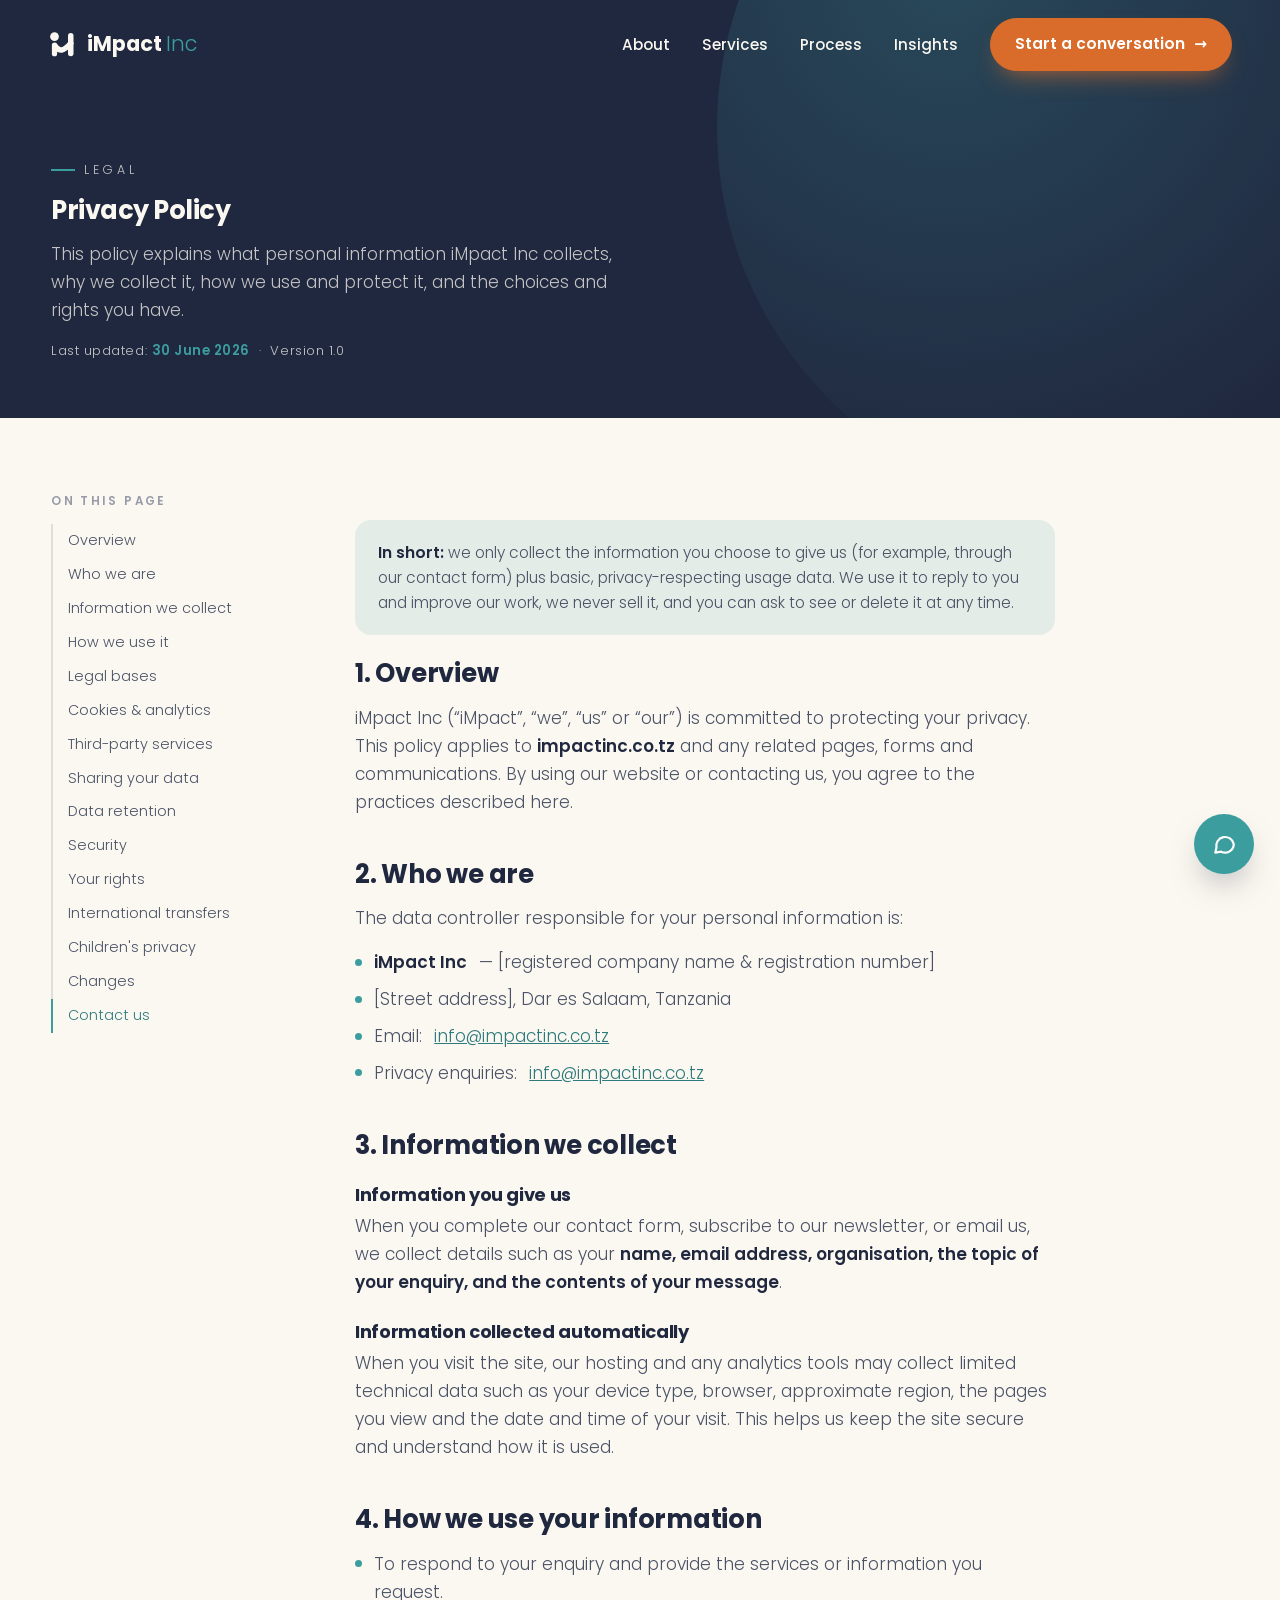
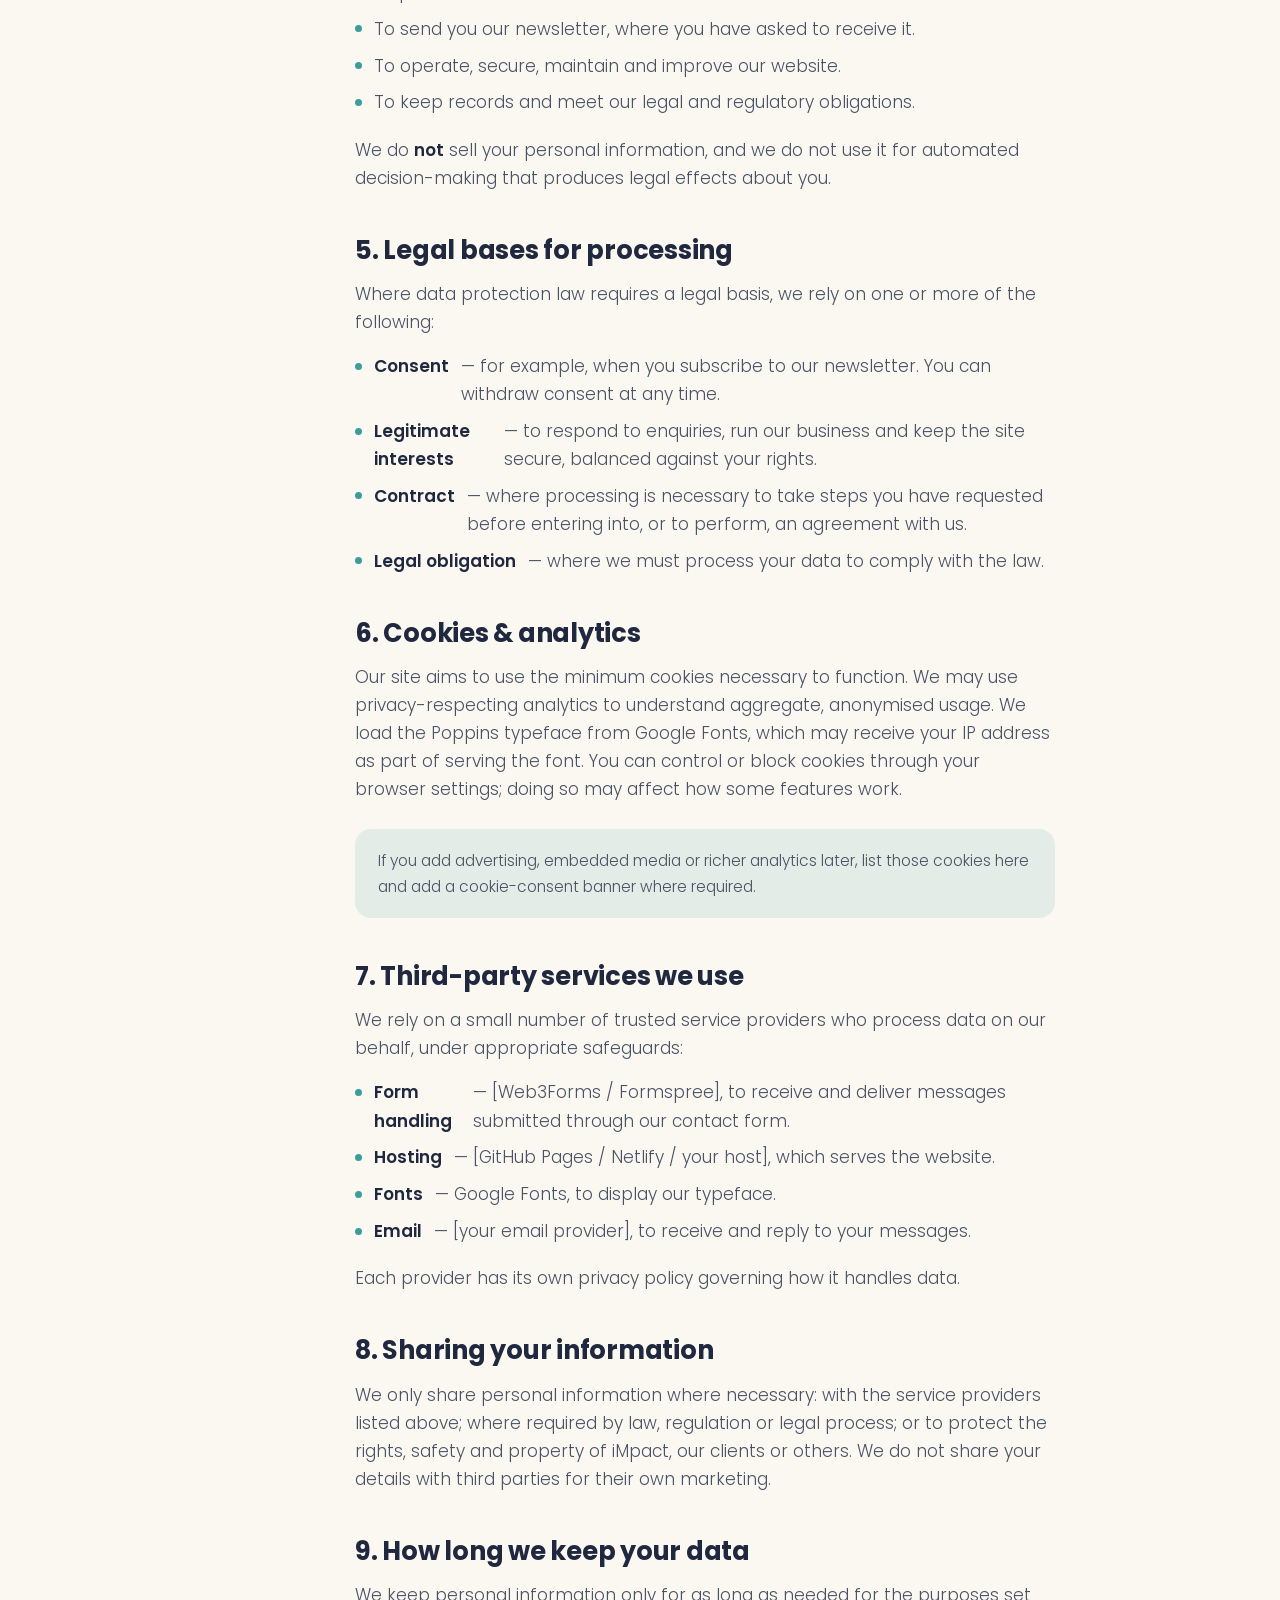
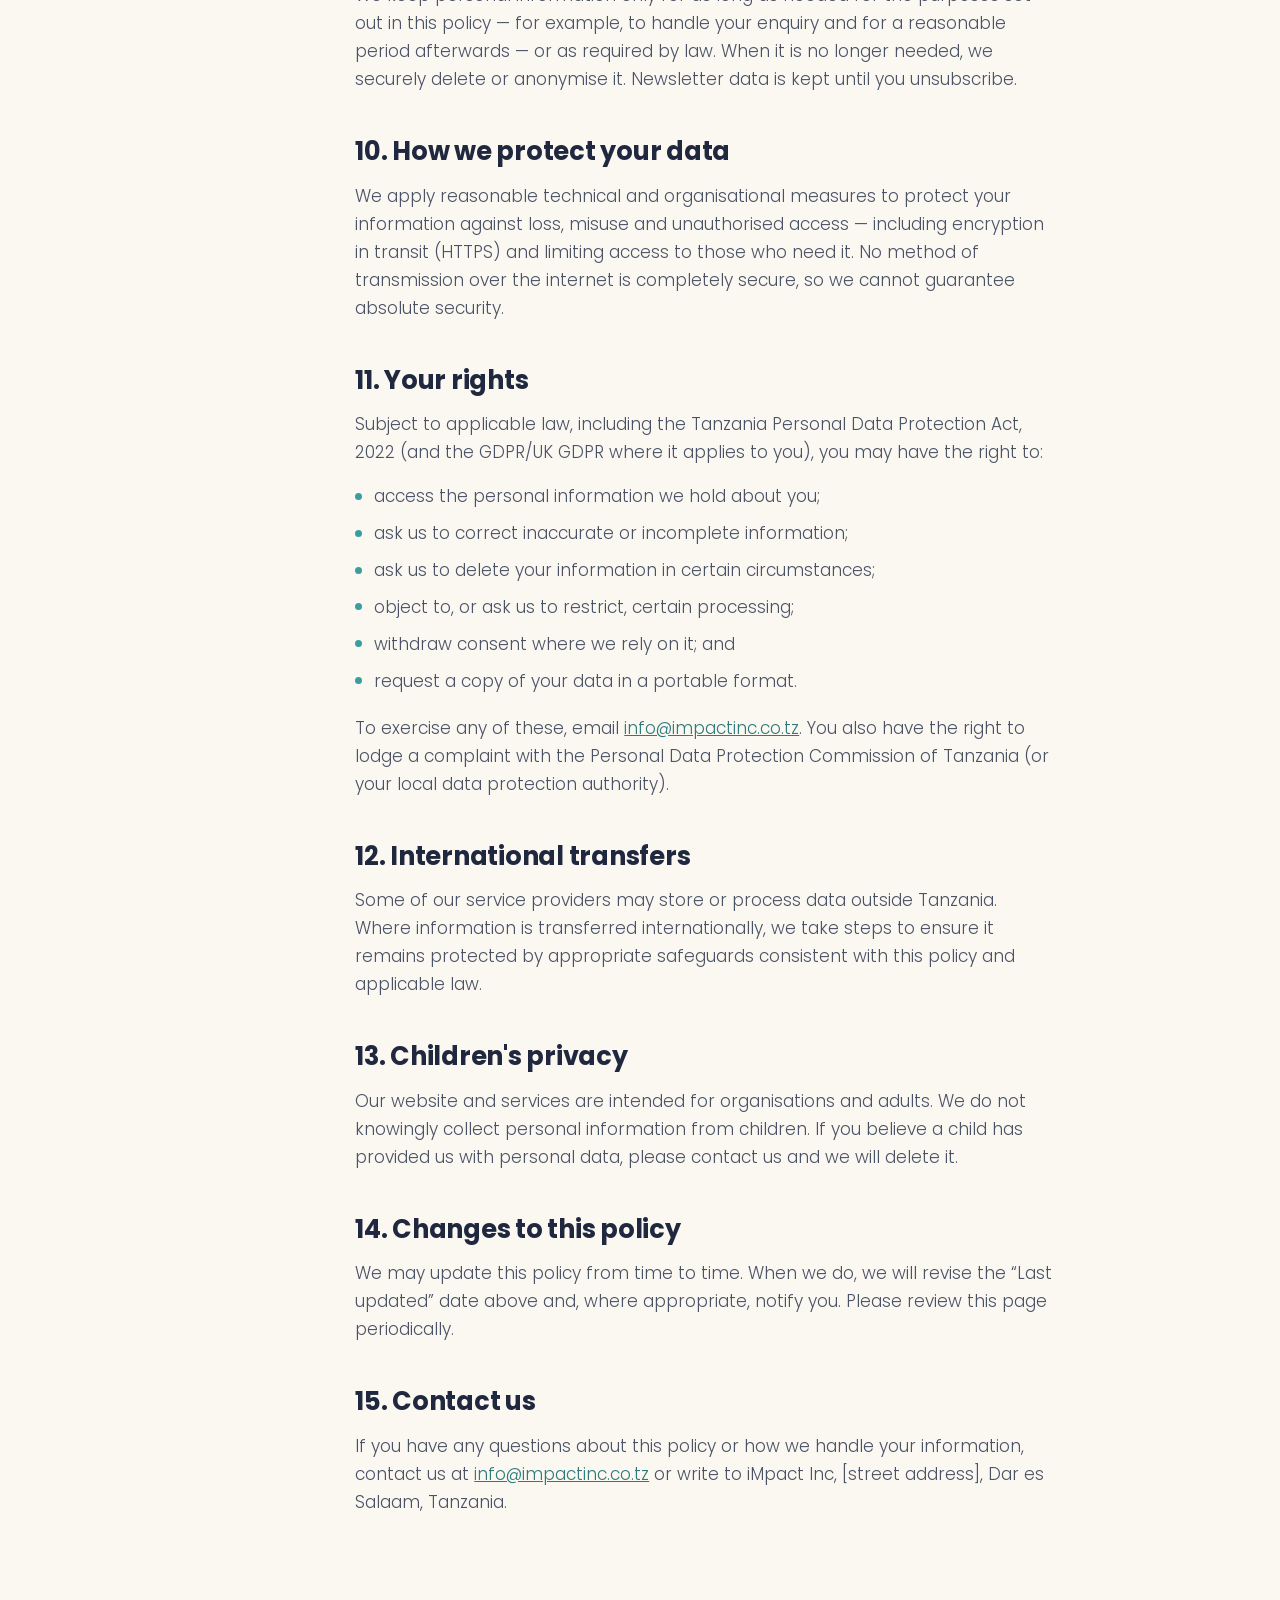
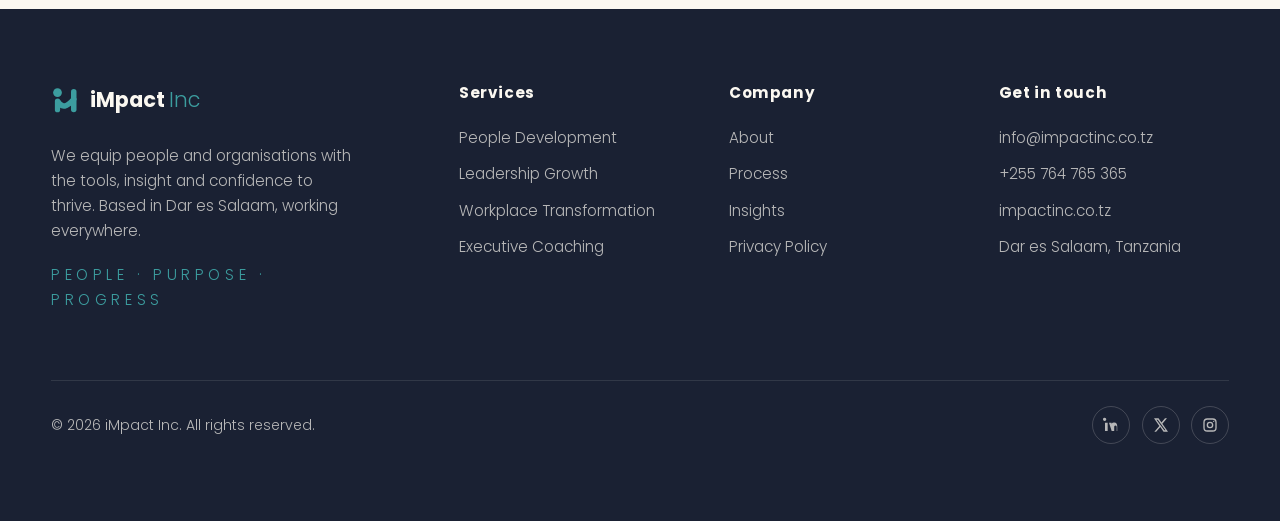
<file: privacy.html>
<!DOCTYPE html>
<!--
  PRIVACY POLICY — TEMPLATE
  This is a solid, plain-English starting point, not legal advice. Before you
  publish, replace every [BRACKETED] placeholder and have it reviewed against the
  Tanzania Personal Data Protection Act, 2022 (and GDPR/UK GDPR if you serve
  visitors there). Keep the "Last updated" date current.
-->
<html lang="en">
<head>
  <meta charset="UTF-8" />
  <meta name="viewport" content="width=device-width, initial-scale=1.0" />
  <title>Privacy Policy — iMpact Inc</title>
  <meta name="description" content="How iMpact Inc collects, uses and protects your personal information." />
  <meta name="theme-color" content="#20283F" />
  <meta name="robots" content="index, follow" />
  <link rel="icon" type="image/svg+xml" href="assets/favicon.svg" />
  <link rel="preconnect" href="https://fonts.googleapis.com" />
  <link rel="preconnect" href="https://fonts.gstatic.com" crossorigin />
  <link href="https://fonts.googleapis.com/css2?family=Poppins:wght@300;400;500;600;700&display=swap" rel="stylesheet" />
  <link rel="stylesheet" href="css/styles.css" />
  <style>
    .legal-hero{background:var(--navy);color:var(--paper);padding:9rem var(--gutter) 3.5rem;position:relative;overflow:hidden}
    .legal-hero__halo{position:absolute;width:60vw;height:60vw;right:-16vw;top:-20vw;border-radius:50%;
      background:radial-gradient(circle at 30% 30%,rgba(60,157,159,.28),rgba(60,157,159,0) 70%);pointer-events:none}
    .legal-hero__inner{width:var(--shell);margin-inline:auto;position:relative;z-index:2}
    .legal-hero h1{font-size:clamp(2.3rem,1rem+5vw,4rem);margin-top:1rem;letter-spacing:-.02em}
    .legal-hero p{color:rgba(251,248,241,.75);margin-top:1rem;max-width:58ch;font-weight:300}
    .legal-meta{margin-top:1.6rem;font-size:.82rem;letter-spacing:.04em;color:rgba(251,248,241,.6)}
    .legal-meta b{color:var(--teal);font-weight:600}

    .legal{padding-block:clamp(3rem,6vw,5rem);background:var(--bg)}
    .legal-layout{display:grid;grid-template-columns:240px 1fr;gap:clamp(2rem,5vw,4.5rem);align-items:start}
    .toc{position:sticky;top:92px}
    .toc h2{font-size:.74rem;letter-spacing:.2em;text-transform:uppercase;color:var(--slate);margin-bottom:1rem;font-weight:600}
    .toc a{display:block;padding:.32rem 0 .32rem .9rem;font-size:.9rem;color:var(--ink-soft);
      border-left:2px solid var(--line);transition:color .2s var(--ease),border-color .2s var(--ease)}
    .toc a:hover,.toc a.active{color:var(--teal-deep);border-color:var(--teal)}

    .legal-content{max-width:70ch}
    .legal-content h2{font-size:clamp(1.35rem,1rem+1.3vw,1.85rem);margin:2.8rem 0 1rem;scroll-margin-top:92px;letter-spacing:-.01em}
    .legal-content h2:first-of-type{margin-top:0}
    .legal-content h3{font-size:1.12rem;margin:1.6rem 0 .5rem}
    .legal-content p{color:var(--ink-soft);margin-bottom:1rem}
    .legal-content ul{margin:0 0 1.2rem;padding-left:0;display:grid;gap:.55rem}
    .legal-content li{color:var(--ink-soft);display:flex;gap:.75rem;align-items:flex-start}
    .legal-content li::before{content:"";width:7px;height:7px;border-radius:50%;background:var(--teal);margin-top:.62em;flex:none}
    .legal-content a{color:var(--teal-deep);text-decoration:underline}
    .legal-content strong{color:var(--ink);font-weight:600}
    .callout{background:var(--mist);border-radius:16px;padding:1.2rem 1.4rem;margin:1.6rem 0;font-size:.96rem;color:var(--ink-soft)}
    .callout strong{color:var(--ink)}
    @media (max-width:860px){
      .legal-layout{grid-template-columns:1fr}
      .toc{position:static;border-bottom:1px solid var(--line);padding-bottom:1.6rem;margin-bottom:.5rem}
      .toc a{border-left:0;padding-left:0;display:inline-block;margin-right:1.1rem}
    }
  </style>
</head>
<body id="top">

  <!-- ===== NAV ===== -->
  <header class="nav nav--scrolled" id="nav" data-open="false">
    <a class="logo" href="index.html" aria-label="iMpact Inc home">
      <span class="logo__mark" aria-hidden="true"><svg viewBox="0 0 120 120"><g fill="currentColor"><circle cx="26" cy="27" r="17.5"/><rect x="15.5" y="53" width="21" height="53" rx="10.5"/><rect x="80" y="13" width="22" height="93" rx="11"/><path d="M27 62 C 43 92, 65 84, 91 54" fill="none" stroke="currentColor" stroke-width="22" stroke-linecap="round"/></g></svg></span>
      <span class="logo__type">iMpact<span class="inc">Inc</span></span>
    </a>
    <nav class="nav__links" id="navLinks" aria-label="Primary">
      <a class="nav__link" href="index.html#about">About</a>
      <a class="nav__link" href="index.html#services">Services</a>
      <a class="nav__link" href="index.html#process">Process</a>
      <a class="nav__link" href="index.html#insights">Insights</a>
      <a class="btn btn--accent" href="index.html#contact">Start a conversation <span class="arrow" aria-hidden="true">→</span></a>
    </nav>
    <button class="nav__toggle" id="navToggle" aria-label="Open menu" aria-expanded="false" aria-controls="navLinks"><span></span><span></span><span></span></button>
  </header>

  <main>
  <!-- ===== HERO ===== -->
  <section class="legal-hero">
    <span class="legal-hero__halo" aria-hidden="true"></span>
    <div class="legal-hero__inner">
      <p class="eyebrow eyebrow--light">Legal</p>
      <h1>Privacy Policy</h1>
      <p>This policy explains what personal information iMpact Inc collects, why we collect it, how we use and protect it, and the choices and rights you have.</p>
      <p class="legal-meta">Last updated: <b>30 June 2026</b> &nbsp;·&nbsp; Version 1.0</p>
    </div>
  </section>

  <!-- ===== CONTENT ===== -->
  <section class="legal">
    <div class="shell legal-layout">
      <!-- TOC -->
      <aside class="toc" aria-label="On this page">
        <h2>On this page</h2>
        <a href="#overview">Overview</a>
        <a href="#who">Who we are</a>
        <a href="#collect">Information we collect</a>
        <a href="#use">How we use it</a>
        <a href="#bases">Legal bases</a>
        <a href="#cookies">Cookies &amp; analytics</a>
        <a href="#processors">Third-party services</a>
        <a href="#sharing">Sharing your data</a>
        <a href="#retention">Data retention</a>
        <a href="#security">Security</a>
        <a href="#rights">Your rights</a>
        <a href="#transfers">International transfers</a>
        <a href="#children">Children's privacy</a>
        <a href="#changes">Changes</a>
        <a href="#contact-us">Contact us</a>
      </aside>

      <!-- BODY -->
      <div class="legal-content">
        <div class="callout">
          <strong>In short:</strong> we only collect the information you choose to give us (for example, through our contact form) plus basic, privacy-respecting usage data. We use it to reply to you and improve our work, we never sell it, and you can ask to see or delete it at any time.
        </div>

        <h2 id="overview">1. Overview</h2>
        <p>iMpact Inc (“iMpact”, “we”, “us” or “our”) is committed to protecting your privacy. This policy applies to <strong>impactinc.co.tz</strong> and any related pages, forms and communications. By using our website or contacting us, you agree to the practices described here.</p>

        <h2 id="who">2. Who we are</h2>
        <p>The data controller responsible for your personal information is:</p>
        <ul>
          <li><strong>iMpact Inc</strong> — [registered company name &amp; registration number]</li>
          <li>[Street address], Dar es Salaam, Tanzania</li>
          <li>Email: <a href="mailto:info@impactinc.co.tz">info@impactinc.co.tz</a></li>
          <li>Privacy enquiries: <a href="mailto:info@impactinc.co.tz">info@impactinc.co.tz</a></li>
        </ul>

        <h2 id="collect">3. Information we collect</h2>
        <h3>Information you give us</h3>
        <p>When you complete our contact form, subscribe to our newsletter, or email us, we collect details such as your <strong>name, email address, organisation, the topic of your enquiry, and the contents of your message</strong>.</p>
        <h3>Information collected automatically</h3>
        <p>When you visit the site, our hosting and any analytics tools may collect limited technical data such as your device type, browser, approximate region, the pages you view and the date and time of your visit. This helps us keep the site secure and understand how it is used.</p>

        <h2 id="use">4. How we use your information</h2>
        <ul>
          <li>To respond to your enquiry and provide the services or information you request.</li>
          <li>To send you our newsletter, where you have asked to receive it.</li>
          <li>To operate, secure, maintain and improve our website.</li>
          <li>To keep records and meet our legal and regulatory obligations.</li>
        </ul>
        <p>We do <strong>not</strong> sell your personal information, and we do not use it for automated decision-making that produces legal effects about you.</p>

        <h2 id="bases">5. Legal bases for processing</h2>
        <p>Where data protection law requires a legal basis, we rely on one or more of the following:</p>
        <ul>
          <li><strong>Consent</strong> — for example, when you subscribe to our newsletter. You can withdraw consent at any time.</li>
          <li><strong>Legitimate interests</strong> — to respond to enquiries, run our business and keep the site secure, balanced against your rights.</li>
          <li><strong>Contract</strong> — where processing is necessary to take steps you have requested before entering into, or to perform, an agreement with us.</li>
          <li><strong>Legal obligation</strong> — where we must process your data to comply with the law.</li>
        </ul>

        <h2 id="cookies">6. Cookies &amp; analytics</h2>
        <p>Our site aims to use the minimum cookies necessary to function. We may use privacy-respecting analytics to understand aggregate, anonymised usage. We load the Poppins typeface from Google Fonts, which may receive your IP address as part of serving the font. You can control or block cookies through your browser settings; doing so may affect how some features work.</p>
        <div class="callout">If you add advertising, embedded media or richer analytics later, list those cookies here and add a cookie-consent banner where required.</div>

        <h2 id="processors">7. Third-party services we use</h2>
        <p>We rely on a small number of trusted service providers who process data on our behalf, under appropriate safeguards:</p>
        <ul>
          <li><strong>Form handling</strong> — [Web3Forms / Formspree], to receive and deliver messages submitted through our contact form.</li>
          <li><strong>Hosting</strong> — [GitHub Pages / Netlify / your host], which serves the website.</li>
          <li><strong>Fonts</strong> — Google Fonts, to display our typeface.</li>
          <li><strong>Email</strong> — [your email provider], to receive and reply to your messages.</li>
        </ul>
        <p>Each provider has its own privacy policy governing how it handles data.</p>

        <h2 id="sharing">8. Sharing your information</h2>
        <p>We only share personal information where necessary: with the service providers listed above; where required by law, regulation or legal process; or to protect the rights, safety and property of iMpact, our clients or others. We do not share your details with third parties for their own marketing.</p>

        <h2 id="retention">9. How long we keep your data</h2>
        <p>We keep personal information only for as long as needed for the purposes set out in this policy — for example, to handle your enquiry and for a reasonable period afterwards — or as required by law. When it is no longer needed, we securely delete or anonymise it. Newsletter data is kept until you unsubscribe.</p>

        <h2 id="security">10. How we protect your data</h2>
        <p>We apply reasonable technical and organisational measures to protect your information against loss, misuse and unauthorised access — including encryption in transit (HTTPS) and limiting access to those who need it. No method of transmission over the internet is completely secure, so we cannot guarantee absolute security.</p>

        <h2 id="rights">11. Your rights</h2>
        <p>Subject to applicable law, including the Tanzania Personal Data Protection Act, 2022 (and the GDPR/UK GDPR where it applies to you), you may have the right to:</p>
        <ul>
          <li>access the personal information we hold about you;</li>
          <li>ask us to correct inaccurate or incomplete information;</li>
          <li>ask us to delete your information in certain circumstances;</li>
          <li>object to, or ask us to restrict, certain processing;</li>
          <li>withdraw consent where we rely on it; and</li>
          <li>request a copy of your data in a portable format.</li>
        </ul>
        <p>To exercise any of these, email <a href="mailto:info@impactinc.co.tz">info@impactinc.co.tz</a>. You also have the right to lodge a complaint with the Personal Data Protection Commission of Tanzania (or your local data protection authority).</p>

        <h2 id="transfers">12. International transfers</h2>
        <p>Some of our service providers may store or process data outside Tanzania. Where information is transferred internationally, we take steps to ensure it remains protected by appropriate safeguards consistent with this policy and applicable law.</p>

        <h2 id="children">13. Children's privacy</h2>
        <p>Our website and services are intended for organisations and adults. We do not knowingly collect personal information from children. If you believe a child has provided us with personal data, please contact us and we will delete it.</p>

        <h2 id="changes">14. Changes to this policy</h2>
        <p>We may update this policy from time to time. When we do, we will revise the “Last updated” date above and, where appropriate, notify you. Please review this page periodically.</p>

        <h2 id="contact-us">15. Contact us</h2>
        <p>If you have any questions about this policy or how we handle your information, contact us at <a href="mailto:info@impactinc.co.tz">info@impactinc.co.tz</a> or write to iMpact Inc, [street address], Dar es Salaam, Tanzania.</p>
      </div>
    </div>
  </section>
  </main>

  <!-- ===== FOOTER ===== -->
  <footer class="footer">
    <div class="shell">
      <div class="footer__top">
        <div class="footer__brand">
          <a class="logo logo--invert" href="index.html" aria-label="iMpact Inc home">
            <span class="logo__mark" aria-hidden="true"><svg viewBox="0 0 120 120"><g fill="currentColor"><circle cx="26" cy="27" r="17.5"/><rect x="15.5" y="53" width="21" height="53" rx="10.5"/><rect x="80" y="13" width="22" height="93" rx="11"/><path d="M27 62 C 43 92, 65 84, 91 54" fill="none" stroke="currentColor" stroke-width="22" stroke-linecap="round"/></g></svg></span>
            <span class="logo__type">iMpact<span class="inc">Inc</span></span>
          </a>
          <p>We equip people and organisations with the tools, insight and confidence to thrive. Based in Dar es Salaam, working everywhere.</p>
          <p class="footer__tag">People · Purpose · Progress</p>
        </div>
        <div class="footer__col">
          <h4>Services</h4>
          <a href="index.html#services">People Development</a>
          <a href="index.html#services">Leadership Growth</a>
          <a href="index.html#services">Workplace Transformation</a>
          <a href="index.html#services">Executive Coaching</a>
        </div>
        <div class="footer__col">
          <h4>Company</h4>
          <a href="index.html#about">About</a>
          <a href="index.html#process">Process</a>
          <a href="index.html#insights">Insights</a>
          <a href="privacy.html">Privacy Policy</a>
        </div>
        <div class="footer__col">
          <h4>Get in touch</h4>
          <a href="mailto:info@impactinc.co.tz">info@impactinc.co.tz</a>
          <a href="tel:+255764765365">+255 764 765 365</a>
          <a href="https://impactinc.co.tz">impactinc.co.tz</a>
          <a href="index.html#contact">Dar es Salaam, Tanzania</a>
        </div>
      </div>
      <div class="footer__bottom">
        <span>© <span id="year">2026</span> iMpact Inc. All rights reserved.</span>
        <div class="footer__social">
          <a href="#" aria-label="LinkedIn"><svg viewBox="0 0 24 24" fill="currentColor"><path d="M4.98 3.5A2.5 2.5 0 102.5 6 2.5 2.5 0 004.98 3.5zM3 8.5h4V21H3zM9 8.5h3.8v1.7h.05a4.2 4.2 0 013.75-2c4 0 4.75 2.6 4.75 6V21H20.6v-5.3c0-1.26 0-2.9-1.8-2.9s-2 1.4-2 2.8V21H13z"/></svg></a>
          <a href="#" aria-label="X"><svg viewBox="0 0 24 24" fill="currentColor"><path d="M18 2h3l-7 8 8.5 12h-6.7l-4.8-6.9L4.7 22H2l7.5-8.6L1.5 2h6.8l4.4 6.4zm-1 18h1.8L7.1 4H5.2z"/></svg></a>
          <a href="#" aria-label="Instagram"><svg viewBox="0 0 24 24" fill="none" stroke="currentColor" stroke-width="2"><rect x="3" y="3" width="18" height="18" rx="5"/><circle cx="12" cy="12" r="4"/><circle cx="17.5" cy="6.5" r="1" fill="currentColor" stroke="none"/></svg></a>
        </div>
      </div>
    </div>
  </footer>

  <script src="js/main.js"></script>
  <script>
    /* TOC scroll-spy (privacy page only) */
    (function () {
      var links = Array.prototype.slice.call(document.querySelectorAll(".toc a"));
      var sections = links.map(function (a) { return document.querySelector(a.getAttribute("href")); }).filter(Boolean);
      if (!("IntersectionObserver" in window) || !sections.length) return;
      var spy = new IntersectionObserver(function (entries) {
        entries.forEach(function (en) {
          if (en.isIntersecting) {
            links.forEach(function (l) { l.classList.toggle("active", l.getAttribute("href") === "#" + en.target.id); });
          }
        });
      }, { rootMargin: "-20% 0px -70% 0px" });
      sections.forEach(function (s) { spy.observe(s); });
    })();
  </script>
  <script src="js/faq-bot.js"></script>
</body>
</html>
</file>
<file: css/styles.css>
/* ============================================================
   iMpact Inc — People · Purpose · Progress
   A multi-section brand + services site.
   Palette / type from the iMpact Inc brand guidelines (v1.0).
   ============================================================ */

:root {
  --navy:#20283F; --navy-2:#2A3450; --navy-3:#1A2133;
  --teal:#3C9D9F; --teal-deep:#2E7A7C; --teal-soft:#7FC4C5;
  /* Accent — used sparingly: primary calls-to-action + key highlights only */
  --accent:#D96C2A; --accent-deep:#BF591D; --accent-soft:rgba(217,108,42,.12);
  --paper:#FBF8F1; --slate:#979BA9; --mist:#E3ECE6; --white:#FFFFFF;

  --bg:var(--paper); --ink:var(--navy); --ink-soft:#4A5266;
  --line:rgba(32,40,63,.12); --line-light:rgba(251,248,241,.14);

  --font:"Poppins",system-ui,-apple-system,Segoe UI,Roboto,sans-serif;
  --fs-eyebrow:.78rem;
  --fs-body:1.0625rem;
  --fs-lead:1.3rem;
  --fs-h3:clamp(1.25rem,1rem+1.2vw,1.7rem);
  --fs-h2:clamp(1.9rem,1.2rem+2.8vw,3.1rem);
  --fs-display:clamp(2.6rem,1rem+6.4vw,5.6rem);

  --shell:min(92vw,1200px);
  --gutter:clamp(1.25rem,4vw,3rem);
  --section-y:clamp(4rem,8vw,7.5rem);
  --radius:20px; --radius-lg:30px;
  --ease:cubic-bezier(.22,1,.36,1);
  --shadow:0 24px 60px -28px rgba(32,40,63,.28);
}

*,*::before,*::after{box-sizing:border-box}
*{margin:0}
html{scroll-behavior:smooth;-webkit-text-size-adjust:100%}
@media (prefers-reduced-motion:reduce){
  html{scroll-behavior:auto}
  *,*::before,*::after{animation-duration:.001ms!important;animation-iteration-count:1!important;transition-duration:.001ms!important}
}
body{
  font-family:var(--font);font-weight:300;font-size:var(--fs-body);line-height:1.65;
  color:var(--ink);background:var(--bg);-webkit-font-smoothing:antialiased;
  text-rendering:optimizeLegibility;overflow-x:hidden;
}
img,svg{display:block;max-width:100%}
a{color:inherit;text-decoration:none}
ul{list-style:none;padding:0}
button{font-family:inherit}
:focus-visible{outline:2.5px solid var(--teal);outline-offset:3px;border-radius:4px}

/* ---------- utilities ---------- */
.shell{width:var(--shell);margin-inline:auto}
h1,h2,h3,h4{font-weight:700;line-height:1.08;letter-spacing:-.02em}
.eyebrow{
  font-weight:600;font-size:var(--fs-eyebrow);letter-spacing:.3em;text-transform:uppercase;
  color:var(--teal-deep);display:inline-flex;align-items:center;gap:.7em;
}
.eyebrow::before{content:"";width:24px;height:2px;background:var(--teal)}
.eyebrow--light{color:var(--teal)}
.eyebrow--center{justify-content:center}
.sr-only{position:absolute;width:1px;height:1px;padding:0;margin:-1px;overflow:hidden;clip:rect(0 0 0 0);white-space:nowrap;border:0}

.section-head{max-width:54ch;margin-bottom:clamp(2.2rem,4vw,3.4rem)}
.section-head.center{margin-inline:auto;text-align:center}
.section-head h2{font-size:var(--fs-h2);margin-top:1rem}
.section-head p{margin-top:1rem;color:var(--ink-soft);font-size:var(--fs-lead);font-weight:300}

section{padding-block:var(--section-y)}

/* reveal */
[data-reveal]{opacity:0;transform:translateY(34px);transition:opacity .8s var(--ease),transform .8s var(--ease)}
[data-reveal].is-in{opacity:1;transform:none}
[data-delay="1"]{transition-delay:.08s}[data-delay="2"]{transition-delay:.16s}
[data-delay="3"]{transition-delay:.24s}[data-delay="4"]{transition-delay:.32s}

/* ---------- buttons ---------- */
.btn{
  display:inline-flex;align-items:center;gap:.55rem;font-weight:600;font-size:.96rem;
  padding:.8rem 1.5rem;border-radius:100px;background:var(--teal);color:var(--white);
  border:1.5px solid var(--teal);cursor:pointer;
  transition:transform .25s var(--ease),background .25s var(--ease),box-shadow .25s var(--ease),color .25s var(--ease);
  box-shadow:0 10px 24px -12px rgba(60,157,159,.8);
}
.btn:hover{background:var(--teal-deep);border-color:var(--teal-deep);transform:translateY(-2px)}
.btn--ghost{background:transparent;color:var(--ink);border-color:var(--line);box-shadow:none}
.btn--ghost:hover{background:var(--ink);color:var(--paper);border-color:var(--ink)}
.btn--light{background:var(--paper);color:var(--navy);border-color:var(--paper);box-shadow:none}
.btn--light:hover{background:var(--white);border-color:var(--white)}
/* Accent CTA — the primary "take action" button. Use sparingly. */
.btn--accent{background:var(--accent);border-color:var(--accent);color:var(--white);box-shadow:0 12px 26px -12px rgba(217,108,42,.85)}
.btn--accent:hover{background:var(--accent-deep);border-color:var(--accent-deep)}
.btn--lg{padding:1rem 1.8rem;font-size:1rem}
.btn .arrow{transition:transform .25s var(--ease)}
.btn:hover .arrow{transform:translateX(4px)}
.link-more{
  display:inline-flex;align-items:center;gap:.45rem;font-weight:600;color:var(--teal-deep);font-size:.95rem;
}
.link-more .arrow{transition:transform .25s var(--ease)}
.link-more:hover .arrow{transform:translateX(4px)}

/* ---------- preloader ---------- */
.preloader{
  position:fixed;inset:0;z-index:9999;display:grid;place-items:center;
  background:linear-gradient(135deg,rgba(32,40,63,1),rgba(60,157,159,.92));
  color:var(--paper);overflow:hidden;transition:opacity .55s var(--ease),visibility .55s var(--ease);
}
.preloader::before{
  content:"";position:absolute;inset:0;
  background:radial-gradient(circle at 18% 18%,rgba(217,108,42,.18),transparent 20%),
             radial-gradient(circle at 82% 22%,rgba(251,248,241,.12),transparent 24%),
             radial-gradient(circle at 50% 90%,rgba(60,157,159,.14),transparent 30%);
}
.preloader__inner{position:relative;z-index:1;display:grid;place-items:center;gap:1.6rem;text-align:center;padding:2rem;}
.preloader__spinner{position:relative;width:120px;height:120px;display:grid;place-items:center;}
.preloader__spinner span{
  position:absolute;inset:0;border-radius:999px;border:2px solid transparent;
}
.preloader__spinner span:nth-child(1){border-color:rgba(255,255,255,.28);animation:preloader-spin 1.8s linear infinite;}
.preloader__spinner span:nth-child(2){border-color:rgba(217,108,42,.62);transform:scale(.82);animation:preloader-spin-reverse 2.2s linear infinite;}
.preloader__spinner span:nth-child(3){border-color:rgba(60,157,159,.7);transform:scale(1.18);animation:preloader-spin 1.4s linear infinite;}
.preloader__core{width:22px;height:22px;border-radius:50%;background:var(--accent);box-shadow:0 0 0 10px rgba(217,108,42,.12),0 0 0 20px rgba(60,157,159,.08);}
.preloader__text{max-width:22rem;}
.preloader__text strong{display:block;font-size:1.25rem;font-weight:700;letter-spacing:.02em;margin-bottom:.4rem;}
.preloader__text span{display:block;color:rgba(251,248,241,.86);font-size:.97rem;line-height:1.5;}
.preloader--done{opacity:0;visibility:hidden;pointer-events:none;}
@keyframes preloader-spin{to{transform:rotate(1turn);}}
@keyframes preloader-spin-reverse{to{transform:rotate(-1turn);}}

/* ---------- logo ---------- */
.logo{display:inline-flex;align-items:center;gap:.55rem;line-height:1}
.logo__mark{display:grid;place-items:center;width:30px;height:30px;color:var(--teal);flex:none;transform:translateY(.05rem)}
.logo__mark svg{width:100%;height:100%}
.logo__type{font-weight:700;font-size:1.3rem;color:var(--ink);line-height:1}
.logo__type .inc{font-weight:300;color:var(--teal);margin-left:.18em}
.logo--invert .logo__type{color:var(--paper)}
header.nav .logo__type{color:var(--paper)}
header.nav .logo__mark{color:var(--paper)}
header.nav.nav--scrolled .logo__type{color:var(--ink)}
header.nav.nav--scrolled .logo__mark{color:var(--teal)}

/* ============================================================ NAV */
.nav{position:fixed;inset:0 0 auto 0;z-index:60;display:flex;align-items:center;justify-content:space-between;
  padding:1.1rem var(--gutter);transition:background .4s var(--ease),padding .4s var(--ease),box-shadow .4s var(--ease)}
.nav:not(.nav--scrolled) .nav__link{color:var(--paper)}
.nav:not(.nav--scrolled) .nav__toggle span{background:var(--paper)}
.nav--scrolled{background:rgba(251,248,241,.85);backdrop-filter:blur(14px);-webkit-backdrop-filter:blur(14px);
  padding-block:.7rem;box-shadow:0 1px 0 var(--line)}
.nav__links{display:flex;align-items:center;gap:2rem}
.nav__link{font-size:.95rem;font-weight:500;color:var(--ink-soft);position:relative;padding-block:4px;transition:color .25s var(--ease)}
.nav__link::after{content:"";position:absolute;left:0;bottom:0;width:100%;height:2px;background:var(--teal);transform:scaleX(0);transform-origin:left;transition:transform .3s var(--ease)}
.nav__link:hover{color:var(--ink)}.nav__link:hover::after{transform:scaleX(1)}
.nav__toggle{display:none;background:none;border:0;cursor:pointer;width:42px;height:42px;position:relative}
.nav__toggle span{position:absolute;left:9px;right:9px;height:2px;background:var(--ink);transition:transform .3s var(--ease),opacity .2s var(--ease)}
.nav__toggle span:nth-child(1){top:15px}.nav__toggle span:nth-child(2){top:21px}.nav__toggle span:nth-child(3){top:27px}
.nav[data-open="true"] .nav__toggle span:nth-child(1){transform:translateY(6px) rotate(45deg)}
.nav[data-open="true"] .nav__toggle span:nth-child(2){opacity:0}
.nav[data-open="true"] .nav__toggle span:nth-child(3){transform:translateY(-6px) rotate(-45deg)}

/* ============================================================ HERO */
.hero{position:relative;background:var(--navy);color:var(--paper);overflow:hidden;
  padding:9rem var(--gutter) 4rem}
.hero__halo{position:absolute;width:62vw;height:62vw;right:-14vw;top:-18vw;border-radius:50%;
  background:radial-gradient(circle at 30% 30%,rgba(60,157,159,.32),rgba(60,157,159,0) 70%);pointer-events:none}
.hero__grid{width:var(--shell);margin-inline:auto;position:relative;z-index:2;
  display:grid;grid-template-columns:1.05fr .95fr;gap:clamp(2rem,4vw,4rem);align-items:center}
.hero__title{font-size:var(--fs-display);line-height:.95;letter-spacing:-.035em;margin-top:1.4rem}
.hero__title .accent{color:var(--teal)}
.hero__lead{margin-top:1.6rem;max-width:46ch;font-size:var(--fs-lead);font-weight:300;color:rgba(251,248,241,.78)}
.hero__actions{margin-top:2.2rem;display:flex;flex-wrap:wrap;gap:1rem}
.hero__trust{margin-top:2.8rem}
.hero__trust span{font-size:.78rem;letter-spacing:.22em;text-transform:uppercase;color:rgba(251,248,241,.5)}
.hero__clients{display:flex;flex-wrap:wrap;gap:1.4rem 2rem;margin-top:1rem;align-items:center}
.client{font-weight:700;font-size:1.05rem;color:rgba(251,248,241,.55);letter-spacing:-.01em;transition:color .3s var(--ease)}
.client:hover{color:var(--paper)}
.client b{color:var(--teal)}

/* hero constellation */
.hero__stage{position:relative;aspect-ratio:1/1;min-height:340px}
.hero__core{position:absolute;inset:18% ;border-radius:50%;display:grid;place-items:center;
  background:radial-gradient(circle at 35% 30%,rgba(60,157,159,.25),rgba(60,157,159,.04));
  border:1px solid var(--line-light)}
.hero__core .mark{width:46%;color:var(--teal)}
.hero__orbit{position:absolute;inset:0;border:1px dashed rgba(227,236,230,.16);border-radius:50%}
.hero__orbit--2{inset:14%}
.badge{position:absolute;display:flex;align-items:center;gap:.55rem;background:rgba(42,52,80,.92);
  border:1px solid var(--line-light);border-radius:100px;padding:.4rem .8rem .4rem .42rem;
  box-shadow:0 14px 30px -16px rgba(0,0,0,.6);backdrop-filter:blur(6px);animation:float 6s ease-in-out infinite}
.badge i{width:30px;height:30px;border-radius:50%;display:grid;place-items:center;font-weight:700;font-size:.8rem;color:var(--white);flex:none}
.badge span{font-size:.82rem;font-weight:500;color:var(--paper);white-space:nowrap}
.badge--a{top:4%;left:6%;animation-delay:0s}
.badge--b{top:16%;right:-2%;animation-delay:.8s}
.badge--c{bottom:18%;left:-4%;animation-delay:1.6s}
.badge--d{bottom:2%;right:8%;animation-delay:2.4s}
.badge--e{top:46%;right:-6%;animation-delay:3.2s}
@keyframes float{0%,100%{transform:translateY(0)}50%{transform:translateY(-12px)}}

/* ============================================================ STATS */
.stats{background:var(--teal);color:var(--white);padding-block:clamp(2.6rem,5vw,4rem)}
.stats__grid{display:grid;grid-template-columns:repeat(4,1fr);gap:clamp(1.2rem,3vw,2.5rem);text-align:center}
.stat__num{font-size:clamp(2.4rem,1rem+4vw,3.6rem);font-weight:700;letter-spacing:-.03em;line-height:1}
.stat__num small{font-size:.5em;vertical-align:top;margin-left:.05em}
.stat__label{margin-top:.4rem;font-weight:400;color:rgba(255,255,255,.85);font-size:.98rem}
.stats__grid>div+div{border-left:1px solid rgba(255,255,255,.2)}

/* ============================================================ MARQUEE */
.marquee{background:var(--navy);color:var(--paper);padding-block:1.6rem;overflow:hidden;border-top:1px solid var(--line-light);border-bottom:1px solid var(--line-light)}
.marquee__track{display:flex;gap:3rem;width:max-content;animation:marquee 26s linear infinite}
.marquee:hover .marquee__track{animation-play-state:paused}
.marquee__item{display:inline-flex;align-items:center;gap:3rem;font-size:clamp(1.3rem,1rem+1.6vw,2.2rem);font-weight:700;letter-spacing:-.02em;color:rgba(251,248,241,.85)}
.marquee__item::after{content:"";width:10px;height:10px;border-radius:50%;background:var(--teal);flex:none}
@keyframes marquee{to{transform:translateX(-50%)}}

/* ============================================================ ABOUT */
.about__grid{display:grid;grid-template-columns:.95fr 1.05fr;gap:clamp(2rem,5vw,5rem);align-items:center}
.about__visual{position:relative;border-radius:var(--radius-lg);overflow:hidden;aspect-ratio:4/5;
  background:linear-gradient(160deg,var(--navy),var(--navy-2));box-shadow:var(--shadow);display:grid;place-items:center}
.about__visual .mark{width:42%;color:var(--teal);opacity:.9}
.about__visual .ring{position:absolute;width:70%;height:70%;border:1px solid rgba(227,236,230,.18);border-radius:50%}
.about__visual .ring--2{width:46%;height:46%}
.about__chip{position:absolute;left:1.4rem;bottom:1.4rem;right:1.4rem;background:rgba(251,248,241,.95);
  border-radius:16px;padding:1.1rem 1.3rem;display:flex;gap:1rem;align-items:center;box-shadow:var(--shadow)}
.about__chip .pct{font-size:2rem;font-weight:700;color:var(--accent);line-height:1}
.about__chip p{font-size:.92rem;color:var(--ink-soft)}
.about h2{font-size:var(--fs-h2);margin:1rem 0 1.2rem}
.about__list{display:grid;gap:1rem;margin:1.6rem 0}
.about__list li{display:flex;gap:.9rem;align-items:flex-start;color:var(--ink-soft)}
.about__list .tick{width:26px;height:26px;border-radius:50%;background:var(--mist);color:var(--teal-deep);display:grid;place-items:center;flex:none;font-weight:700;font-size:.9rem;margin-top:2px}

/* ============================================================ WHY / cards */
.why{background:var(--mist)}
.why__grid{display:grid;grid-template-columns:repeat(3,1fr);gap:clamp(1.2rem,2.5vw,2rem)}
.why-card{background:var(--paper);border-radius:var(--radius);padding:clamp(1.6rem,3vw,2.4rem);
  border:1px solid var(--line);transition:transform .4s var(--ease),box-shadow .4s var(--ease)}
.why-card:hover{transform:translateY(-6px);box-shadow:var(--shadow)}
.why-card__icon{width:56px;height:56px;border-radius:16px;background:var(--navy);color:var(--teal);display:grid;place-items:center;margin-bottom:1.3rem}
.why-card__icon svg{width:28px;height:28px}
.why-card h3{font-size:var(--fs-h3);margin-bottom:.7rem}
.why-card p{color:var(--ink-soft);margin-bottom:1.2rem}

/* ============================================================ AUDIENCE */
.audience__grid{display:grid;grid-template-columns:1fr 1fr;gap:clamp(1.2rem,2.5vw,2rem)}
.aud-card{position:relative;border-radius:var(--radius-lg);overflow:hidden;padding:clamp(2rem,4vw,3.2rem);
  min-height:340px;display:flex;flex-direction:column;justify-content:flex-end;color:var(--paper);isolation:isolate}
.aud-card--leaders{background:linear-gradient(150deg,var(--navy),var(--navy-2))}
.aud-card--orgs{background:linear-gradient(150deg,var(--teal-deep),var(--teal))}
.aud-card__bg{position:absolute;inset:0;z-index:-1;opacity:.16;color:var(--paper);display:grid;place-items:center}
.aud-card__bg .mark{width:55%}
.aud-card .eyebrow{color:var(--teal-soft)}
.aud-card--orgs .eyebrow{color:rgba(251,248,241,.8)}
.aud-card--orgs .eyebrow::before{background:var(--paper)}
.aud-card h3{font-size:clamp(1.6rem,1rem+2vw,2.4rem);margin:1rem 0 .8rem}
.aud-card p{color:rgba(251,248,241,.82);max-width:36ch;margin-bottom:1.6rem}

/* ============================================================ SERVICES grid */
.services__grid{display:grid;grid-template-columns:repeat(4,1fr);gap:1px;background:var(--line);border:1px solid var(--line);border-radius:var(--radius);overflow:hidden}
.svc{background:var(--paper);padding:clamp(1.5rem,2.6vw,2rem);transition:background .35s var(--ease),color .35s var(--ease)}
.svc__no{font-size:.78rem;letter-spacing:.2em;color:var(--teal-deep);font-weight:600}
.svc h3{font-size:1.18rem;margin:.8rem 0 .5rem}
.svc p{font-size:.95rem;color:var(--ink-soft);transition:color .35s var(--ease)}
.svc:hover{background:var(--navy);color:var(--paper)}
.svc:hover .svc__no{color:var(--teal)}
.svc:hover h3{color:var(--paper)}
.svc:hover p{color:rgba(251,248,241,.78)}
.services__foot{margin-top:2.2rem;text-align:center}

/* ============================================================ PROCESS */
.process{background:var(--navy);color:var(--paper)}
.process .section-head h2{color:var(--paper)}
.process .section-head p{color:rgba(251,248,241,.72)}
.tabs{display:inline-flex;gap:.4rem;background:rgba(251,248,241,.08);padding:.35rem;border-radius:100px;margin-bottom:2.6rem}
.tab{border:0;background:transparent;color:rgba(251,248,241,.7);font-weight:600;font-size:.95rem;padding:.6rem 1.3rem;border-radius:100px;cursor:pointer;transition:background .3s var(--ease),color .3s var(--ease)}
.tab[aria-selected="true"]{background:var(--teal);color:var(--white)}
.steps{display:grid;grid-template-columns:repeat(3,1fr);gap:clamp(1.2rem,2.5vw,2rem)}
.steps[hidden]{display:none}
.step{position:relative;padding-top:1rem}
.step__no{width:54px;height:54px;border-radius:50%;border:1.5px solid var(--teal);color:var(--teal);display:grid;place-items:center;font-weight:700;font-size:1.3rem;margin-bottom:1.2rem}
.step h3{font-size:var(--fs-h3);margin-bottom:.6rem;color:var(--paper)}
.step p{color:rgba(251,248,241,.74)}
.step:not(:last-child)::after{content:"";position:absolute;top:27px;left:64px;right:-1rem;height:1.5px;
  background:repeating-linear-gradient(90deg,rgba(60,157,159,.5) 0 8px,transparent 8px 16px)}

/* ============================================================ TEAM */
.team__slider{position:relative;overflow:visible}
.team__grid{display:flex;flex-wrap:nowrap;gap:clamp(1.2rem,2.4vw,1.8rem);overflow-x:auto;scroll-snap-type:x mandatory;
  padding-bottom:1rem;scrollbar-width:none;-ms-overflow-style:none}
.team__grid::-webkit-scrollbar{display:none}
.member{flex:0 0 min(280px,100%);scroll-snap-align:start;text-align:center}
.member__avatar{aspect-ratio:1/1;border-radius:var(--radius);display:grid;place-items:center;
  font-weight:700;font-size:2rem;color:var(--paper);position:relative;overflow:hidden;
  transition:transform .4s var(--ease)}
.member:hover .member__avatar{transform:translateY(-6px)}
.member__avatar::after{content:"";position:absolute;inset:0;background:radial-gradient(circle at 30% 20%,rgba(255,255,255,.18),transparent 60%)}
.member h3{font-size:1.1rem;margin-top:1rem}
.member span{color:var(--teal-deep);font-size:.92rem;font-weight:500}
.slider__nav{position:absolute;top:50%;transform:translateY(-50%);width:44px;height:44px;border-radius:50%;
  border:1px solid rgba(32,40,63,.14);background:rgba(251,248,241,.95);color:var(--ink);
  display:grid;place-items:center;cursor:pointer;box-shadow:0 14px 30px -16px rgba(0,0,0,.2);transition:transform .2s var(--ease);z-index:2}
.slider__nav:hover{transform:translateY(-50%) scale(1.03)}
.slider__nav--prev{left:1rem}
.slider__nav--next{right:1rem}
.slider__nav svg{width:18px;height:18px;stroke:currentColor;fill:none;stroke-width:2;stroke-linecap:round;stroke-linejoin:round}

/* ============================================================ INSIGHTS */
.insights{background:var(--mist)}
.insights__grid{display:grid;grid-template-columns:repeat(3,1fr);gap:clamp(1.2rem,2.5vw,2rem)}
.post{background:var(--paper);border-radius:var(--radius);overflow:hidden;border:1px solid var(--line);transition:transform .4s var(--ease),box-shadow .4s var(--ease)}
.post:hover{transform:translateY(-6px);box-shadow:var(--shadow)}
.post__media{aspect-ratio:16/10;display:grid;place-items:center;color:var(--teal)}
.post__media .mark{width:34%;opacity:.9}
.post__body{padding:1.5rem 1.6rem 1.8rem}
.post__date{font-size:.78rem;letter-spacing:.16em;text-transform:uppercase;color:var(--teal-deep);font-weight:600}
.post h3{font-size:1.18rem;margin:.7rem 0 0;line-height:1.35}
.post:hover h3{color:var(--teal-deep)}

/* ============================================================ NEWSLETTER */
.cta-band{background:var(--navy);color:var(--paper);position:relative;overflow:hidden}
.cta-band__halo{position:absolute;width:50vw;height:50vw;left:-16vw;bottom:-24vw;border-radius:50%;
  background:radial-gradient(circle,rgba(60,157,159,.22),rgba(60,157,159,0) 70%);pointer-events:none}
.cta-band__inner{position:relative;z-index:2;text-align:center;max-width:42rem;margin-inline:auto}
.cta-band h2{font-size:var(--fs-h2);color:var(--paper)}
.cta-band p{margin-top:1rem;color:rgba(251,248,241,.76);font-size:var(--fs-lead);font-weight:300}
.subscribe{margin-top:2rem;display:flex;gap:.6rem;background:rgba(251,248,241,.08);border:1px solid var(--line-light);
  border-radius:100px;padding:.4rem;max-width:30rem;margin-inline:auto}
.subscribe input{flex:1;background:transparent;border:0;color:var(--paper);font-size:1rem;padding:.5rem 1rem;outline:none}
.subscribe input::placeholder{color:rgba(251,248,241,.5)}
.cta-band small{display:block;margin-top:.9rem;color:rgba(251,248,241,.5);font-size:.82rem}

/* ============================================================ FOOTER */
.footer{background:var(--navy-3);color:rgba(251,248,241,.7);padding-block:clamp(3.5rem,6vw,5rem)}
.footer__top{display:grid;grid-template-columns:1.6fr 1fr 1fr 1fr;gap:2.5rem}
.footer__brand p{margin:1.2rem 0;max-width:34ch;font-size:.95rem}
.footer__tag{font-size:.72rem;letter-spacing:.3em;text-transform:uppercase;color:var(--teal)}
.footer h4{color:var(--paper);font-size:.95rem;letter-spacing:.04em;margin-bottom:1.1rem}
.footer__col a{display:block;padding:.35rem 0;font-size:.95rem;transition:color .2s var(--ease)}
.footer__col a:hover{color:var(--teal)}
.footer__bottom{margin-top:3rem;padding-top:1.6rem;border-top:1px solid rgba(251,248,241,.1);
  display:flex;justify-content:space-between;align-items:center;flex-wrap:wrap;gap:1rem;font-size:.88rem}
.footer__social{display:flex;gap:.7rem}
.footer__social a{width:38px;height:38px;border-radius:50%;border:1px solid rgba(251,248,241,.18);display:grid;place-items:center;transition:background .25s var(--ease),border-color .25s var(--ease),color .25s var(--ease)}
.footer__social a:hover{background:var(--teal);border-color:var(--teal);color:var(--white)}
.footer__social svg{width:16px;height:16px}

/* ============================================================ RESPONSIVE */
@media (max-width:1000px){
  .hero__grid{grid-template-columns:1fr}
  .hero__stage{max-width:460px;margin-inline:auto;width:100%}
  .about__grid{grid-template-columns:1fr}
  .why__grid{grid-template-columns:1fr}
  .services__grid{grid-template-columns:repeat(2,1fr)}
  .insights__grid{grid-template-columns:1fr}
  .footer__top{grid-template-columns:1fr 1fr}
  .step:not(:last-child)::after{display:none}
}

@media (max-width:900px){
  .nav__links{position:fixed;inset:0 0 0 auto;width:min(82vw,330px);background:var(--navy);color:var(--paper);
    flex-direction:column;align-items:flex-start;justify-content:center;gap:1.6rem;padding:var(--gutter);
    transform:translateX(100%);transition:transform .4s var(--ease)}
  .nav[data-open="true"] .nav__links{transform:none}
  .nav__links .nav__link{color:var(--paper);font-size:1.3rem}
  .nav__toggle{display:block;z-index:70}
  .nav--scrolled .nav__toggle span{background:var(--ink)}
  .nav[data-open="true"] .nav__toggle span{background:var(--paper)}
  .stats__grid{grid-template-columns:repeat(2,1fr);gap:2rem 1rem}
  .stats__grid>div+div{border-left:0}
  .stats__grid>div:nth-child(even){border-left:1px solid rgba(255,255,255,.2)}
  .audience__grid{grid-template-columns:1fr}
  .steps{grid-template-columns:1fr}
  .clients__row{gap:1rem;}
  .client-logo{flex:0 0 calc((100% - 1rem) / 2);max-width:calc((100% - 1rem) / 2);}
  .team__slider{padding-inline:1.2rem}
  .team__slider .slider__nav--prev{left:-.5rem}
  .team__slider .slider__nav--next{right:-.5rem}
  .clients__slider{padding-inline:1rem}
  .clients__slider .slider__nav--prev{left:-.9rem}
  .clients__slider .slider__nav--next{right:-.9rem}
}
@media (max-width:560px){
  .services__grid{grid-template-columns:1fr}
  .footer__top{grid-template-columns:1fr}
  .footer__bottom{flex-direction:column;text-align:center}
  .hero{padding-top:7.5rem}
  .team__slider{padding-inline:1rem}
  .team__grid{gap:1rem;}
  .member{flex:0 0 100%;max-width:100%;}
  .team__slider .slider__nav--prev{left:-.7rem}
  .team__slider .slider__nav--next{right:-.7rem}
  .clients__slider{padding-inline:.9rem}
  .clients__slider .slider__nav--prev{left:-1rem}
  .clients__slider .slider__nav--next{right:-1rem}
  .clients__row{gap:.75rem;}
  .client-logo{flex:0 0 calc((100% - .75rem) / 2);max-width:calc((100% - .75rem) / 2);}
}

/* ============================================================ CONTACT FORM */
.contact-section{background:var(--bg)}
.contact__layout{display:grid;grid-template-columns:.9fr 1.1fr;gap:clamp(2rem,4vw,4rem);align-items:start}
.contact__info h2{font-size:var(--fs-h2);margin:1rem 0 1rem}
.contact__info .lead{color:var(--ink-soft);font-size:var(--fs-lead);font-weight:300;max-width:38ch}
.contact__details{display:grid;gap:1.1rem;margin-top:2rem}
.info-row{display:flex;gap:1rem;align-items:center}
.info-row .ic{width:46px;height:46px;border-radius:14px;background:var(--navy);color:var(--teal);display:grid;place-items:center;flex:none}
.info-row .ic svg{width:20px;height:20px}
.info-row .k{font-size:.74rem;letter-spacing:.16em;text-transform:uppercase;color:var(--slate);font-weight:600}
.info-row .v{font-weight:500;color:var(--ink)}
.info-row a.v{transition:color .2s var(--ease)}
.info-row a.v:hover{color:var(--teal-deep)}

.contact-card{background:#fff;border:1px solid var(--line);border-radius:var(--radius-lg);
  padding:clamp(1.6rem,3vw,2.6rem);box-shadow:var(--shadow)}
.form-grid{display:grid;grid-template-columns:1fr 1fr;gap:1.1rem}
.field{display:flex;flex-direction:column;gap:.4rem;margin-bottom:.3rem}
.field--full{grid-column:1/-1}
.field label{font-size:.9rem;font-weight:600;color:var(--ink)}
.field .req{color:var(--accent)}
.field input,.field select,.field textarea{
  width:100%;font-family:inherit;font-size:1rem;color:var(--ink);background:var(--paper);
  border:1.5px solid var(--line);border-radius:12px;padding:.8rem 1rem;
  transition:border-color .2s var(--ease),box-shadow .2s var(--ease),background .2s var(--ease)}
.field textarea{min-height:132px;resize:vertical}
.field input:focus,.field select:focus,.field textarea:focus{
  outline:none;border-color:var(--teal);background:#fff;box-shadow:0 0 0 4px rgba(60,157,159,.14)}
.field input::placeholder,.field textarea::placeholder{color:var(--slate)}
.field--error input,.field--error select,.field--error textarea{
  border-color:#D64545;box-shadow:0 0 0 4px rgba(214,69,69,.12)}
.field__error{font-size:.82rem;color:#D64545;display:none}
.field--error .field__error{display:block}
.hp{position:absolute!important;left:-9999px!important;width:1px;height:1px;overflow:hidden}
.form-grid+.form__foot{margin-top:1.2rem}
.form__foot{display:flex;align-items:center;gap:1.2rem;flex-wrap:wrap}
.form__note{font-size:.82rem;color:var(--slate);max-width:32ch}
.form__note a{color:var(--teal-deep);text-decoration:underline}
.form__status{margin-top:1rem;font-size:.95rem;font-weight:500;border-radius:12px;
  padding:0 1.1rem;max-height:0;overflow:hidden;transition:max-height .3s var(--ease),padding .3s var(--ease)}
.form__status.show{padding:.9rem 1.1rem;max-height:220px}
.form__status.ok{background:var(--mist);color:var(--teal-deep)}
.form__status.err{background:rgba(214,69,69,.1);color:#B23B3B}
.btn[aria-busy="true"]{opacity:.7;pointer-events:none}

@media (max-width:1000px){.contact__layout{grid-template-columns:1fr}}
@media (max-width:560px){.form-grid{grid-template-columns:1fr}.form__foot .btn{width:100%;justify-content:center}}
/* ============================================================ IMAGE ADD-ONS */

/* --- Team avatars: portrait crop, greyscale → colour on hover --- */
img.member__avatar{
  width:100%;
  aspect-ratio:4/5;
  height:auto;
  object-fit:cover;
  object-position:center 22%;
  display:block;
  filter:grayscale(100%);
  transition:transform .4s var(--ease),filter .4s var(--ease);
}
.member:hover img.member__avatar{filter:grayscale(0%)}
/* flip one photo to face the same way as the rest (keeps the hover lift) */
.member__avatar--flip{transform:scaleX(-1)}
.member:hover .member__avatar--flip{transform:scaleX(-1) translateY(-6px)}

/* --- Audience cards: photo background + navy brand overlay --- */
.aud-card__img{position:absolute;inset:0;z-index:-2;width:100%;height:100%;object-fit:cover}
.aud-card{isolation:isolate}
.aud-card::before{content:"";position:absolute;inset:0;z-index:-1;
  background:linear-gradient(150deg,rgba(32,40,63,.92),rgba(32,40,63,.78))}
.aud-card--orgs::before{background:linear-gradient(150deg,rgba(32,40,63,.82),rgba(46,122,124,.80))}

/* --- Insight thumbnails: fill + subtle hover zoom --- */
.post__media{overflow:hidden}
.post__img{width:100%;height:100%;object-fit:cover;display:block;transition:transform .5s var(--ease)}
.post:hover .post__img{transform:scale(1.05)}

/* --- Clients / logo bar --- */
.clients{background:var(--bg);padding-block:clamp(2.5rem,5vw,4rem)}
.clients .section-head{margin-bottom:2.2rem}
.clients__slider{position:relative;padding-inline:1.2rem}
.clients__row{display:flex;flex-wrap:nowrap;gap:1rem;overflow-x:auto;scroll-snap-type:x mandatory;scrollbar-width:none;-ms-overflow-style:none;padding:0 0 1rem}
.clients__row::-webkit-scrollbar{display:none}
.client-logo{flex:0 0 calc((100% - 3rem) / 4);max-width:calc((100% - 3rem) / 4);width:100%;max-height:100px;height:auto;object-fit:contain;scroll-snap-align:center;
  mix-blend-mode:multiply;opacity:.9;transition:opacity .3s var(--ease),transform .3s var(--ease)}
.client-logo:hover{opacity:1;transform:translateY(-2px)}
.clients__slider .slider__nav{width:32px;height:32px;top:50%;transform:translateY(-50%);background:rgba(255,255,255,.92);border-color:rgba(32,40,63,.12);box-shadow:0 12px 24px -18px rgba(0,0,0,.2)}
.clients__slider .slider__nav--prev{left:-.9rem}
.clients__slider .slider__nav--next{right:-.9rem}
.clients__slider .slider__nav svg{width:14px;height:14px}
.slider__nav{position:absolute;top:50%;transform:translateY(-50%);width:34px;height:34px;border-radius:50%;
  border:1px solid rgba(32,40,63,.12);background:rgba(251,248,241,.88);color:var(--ink);
  display:grid;place-items:center;cursor:pointer;box-shadow:0 12px 24px -18px rgba(0,0,0,.2);transition:transform .2s var(--ease);z-index:2}
.slider__nav:hover{transform:translateY(-50%) scale(1.05)}
.slider__nav--prev{left:-.4rem}
.slider__nav--next{right:-.4rem}
.slider__nav svg{width:14px;height:14px;stroke:currentColor;fill:none;stroke-width:2;stroke-linecap:round;stroke-linejoin:round}
/* ---------- FAQ assistant ---------- */
.faqbot{position:fixed;right:clamp(1rem,3vw,1.6rem);bottom:clamp(1rem,3vw,1.6rem);z-index:90;font-family:var(--font)}
.faqbot__launcher{width:60px;height:60px;border-radius:50%;border:0;cursor:pointer;background:var(--teal);color:#fff;
  display:grid;place-items:center;box-shadow:0 16px 34px -14px rgba(32,40,63,.55);transition:transform .3s var(--ease),background .3s var(--ease);margin-left:auto}
.faqbot__launcher:hover{transform:scale(1.06);background:var(--teal-deep)}
.faqbot__launcher svg{width:26px;height:26px;grid-area:1/1}
.faqbot__ic-close{display:none}
.faqbot.is-open .faqbot__ic-open{display:none}
.faqbot.is-open .faqbot__ic-close{display:block}
.faqbot__panel{position:absolute;right:0;bottom:76px;width:min(370px,calc(100vw - 2rem));height:min(560px,calc(100vh - 120px));
  display:flex;flex-direction:column;background:var(--paper);border-radius:var(--radius);overflow:hidden;
  box-shadow:0 30px 70px -24px rgba(32,40,63,.45);border:1px solid var(--line);animation:faqbotIn .35s var(--ease)}
.faqbot__panel[hidden]{display:none}
@keyframes faqbotIn{from{opacity:0;transform:translateY(12px)}to{opacity:1;transform:none}}
.faqbot__head{display:flex;align-items:center;gap:.75rem;padding:1rem 1.1rem;background:var(--navy);color:var(--paper)}
.faqbot__avatar{width:38px;height:38px;border-radius:50%;background:var(--navy-2);color:var(--teal);display:grid;place-items:center;flex:none}
.faqbot__avatar svg{width:20px;height:20px}
.faqbot__title{flex:1;line-height:1.25}
.faqbot__title strong{display:block;font-size:.98rem;font-weight:600}
.faqbot__title span{font-size:.78rem;color:rgba(251,248,241,.65)}
.faqbot__wa-top{width:36px;height:36px;border-radius:50%;background:#25D366;color:#fff;display:grid;place-items:center;flex:none;transition:transform .2s var(--ease)}
.faqbot__wa-top:hover{transform:scale(1.08)}
.faqbot__wa-top svg{width:20px;height:20px}
.faqbot__log{flex:1;overflow-y:auto;padding:1rem;display:flex;flex-direction:column;gap:.6rem}
.faqbot__msg{max-width:88%;padding:.65rem .9rem;border-radius:16px;font-size:.9rem;line-height:1.5;font-weight:400;word-wrap:break-word}
.faqbot__msg--bot{background:#fff;border:1px solid var(--line);color:var(--ink);border-bottom-left-radius:4px;align-self:flex-start}
.faqbot__msg--user{background:var(--teal-deep);color:#fff;border-bottom-right-radius:4px;align-self:flex-end}
.faqbot__msg a{color:var(--teal-deep);text-decoration:underline;font-weight:500}
.faqbot__msg ul{list-style:disc;padding-left:1.15rem;margin:.35rem 0}
.faqbot__msg strong{font-weight:600}
.faqbot__msg .faqbot__wa-btn{display:block;margin-top:.6rem;background:#25D366;color:#fff;text-decoration:none;text-align:center;
  padding:.55rem .9rem;border-radius:100px;font-weight:600;font-size:.85rem}
.faqbot__msg .faqbot__wa-btn:hover{background:#1ebe5b}
.faqbot__typing{display:flex;gap:4px;padding:.8rem .9rem}
.faqbot__typing span{width:6px;height:6px;border-radius:50%;background:var(--slate);animation:faqbotDot 1s infinite}
.faqbot__typing span:nth-child(2){animation-delay:.15s}
.faqbot__typing span:nth-child(3){animation-delay:.3s}
@keyframes faqbotDot{0%,60%,100%{opacity:.3;transform:none}30%{opacity:1;transform:translateY(-3px)}}
.faqbot__chips{display:flex;gap:.4rem;overflow-x:auto;padding:.2rem 1rem .7rem;scrollbar-width:thin}
.faqbot__chip{flex:none;font-size:.8rem;font-weight:500;padding:.45rem .8rem;border-radius:100px;cursor:pointer;
  background:var(--mist);color:var(--navy);border:1px solid transparent;transition:border-color .2s,background .2s}
.faqbot__chip:hover{border-color:var(--teal);background:#fff}
.faqbot__form{display:flex;gap:.5rem;padding:.75rem;border-top:1px solid var(--line);background:#fff}
.faqbot__form input{flex:1;min-width:0;font:inherit;font-size:.9rem;padding:.65rem .9rem;border-radius:100px;border:1px solid var(--line);background:var(--paper);color:var(--ink)}
.faqbot__form input:focus{outline:none;border-color:var(--teal)}
.faqbot__form button{width:42px;height:42px;border-radius:50%;border:0;cursor:pointer;background:var(--accent);color:#fff;display:grid;place-items:center;flex:none}
.faqbot__form button:hover{background:var(--accent-deep)}
.faqbot__form button svg{width:18px;height:18px}
@media (max-width:480px){
  .faqbot__panel{position:fixed;right:1rem;left:1rem;width:auto;bottom:88px;height:min(520px,calc(100vh - 110px))}
}
</file>
